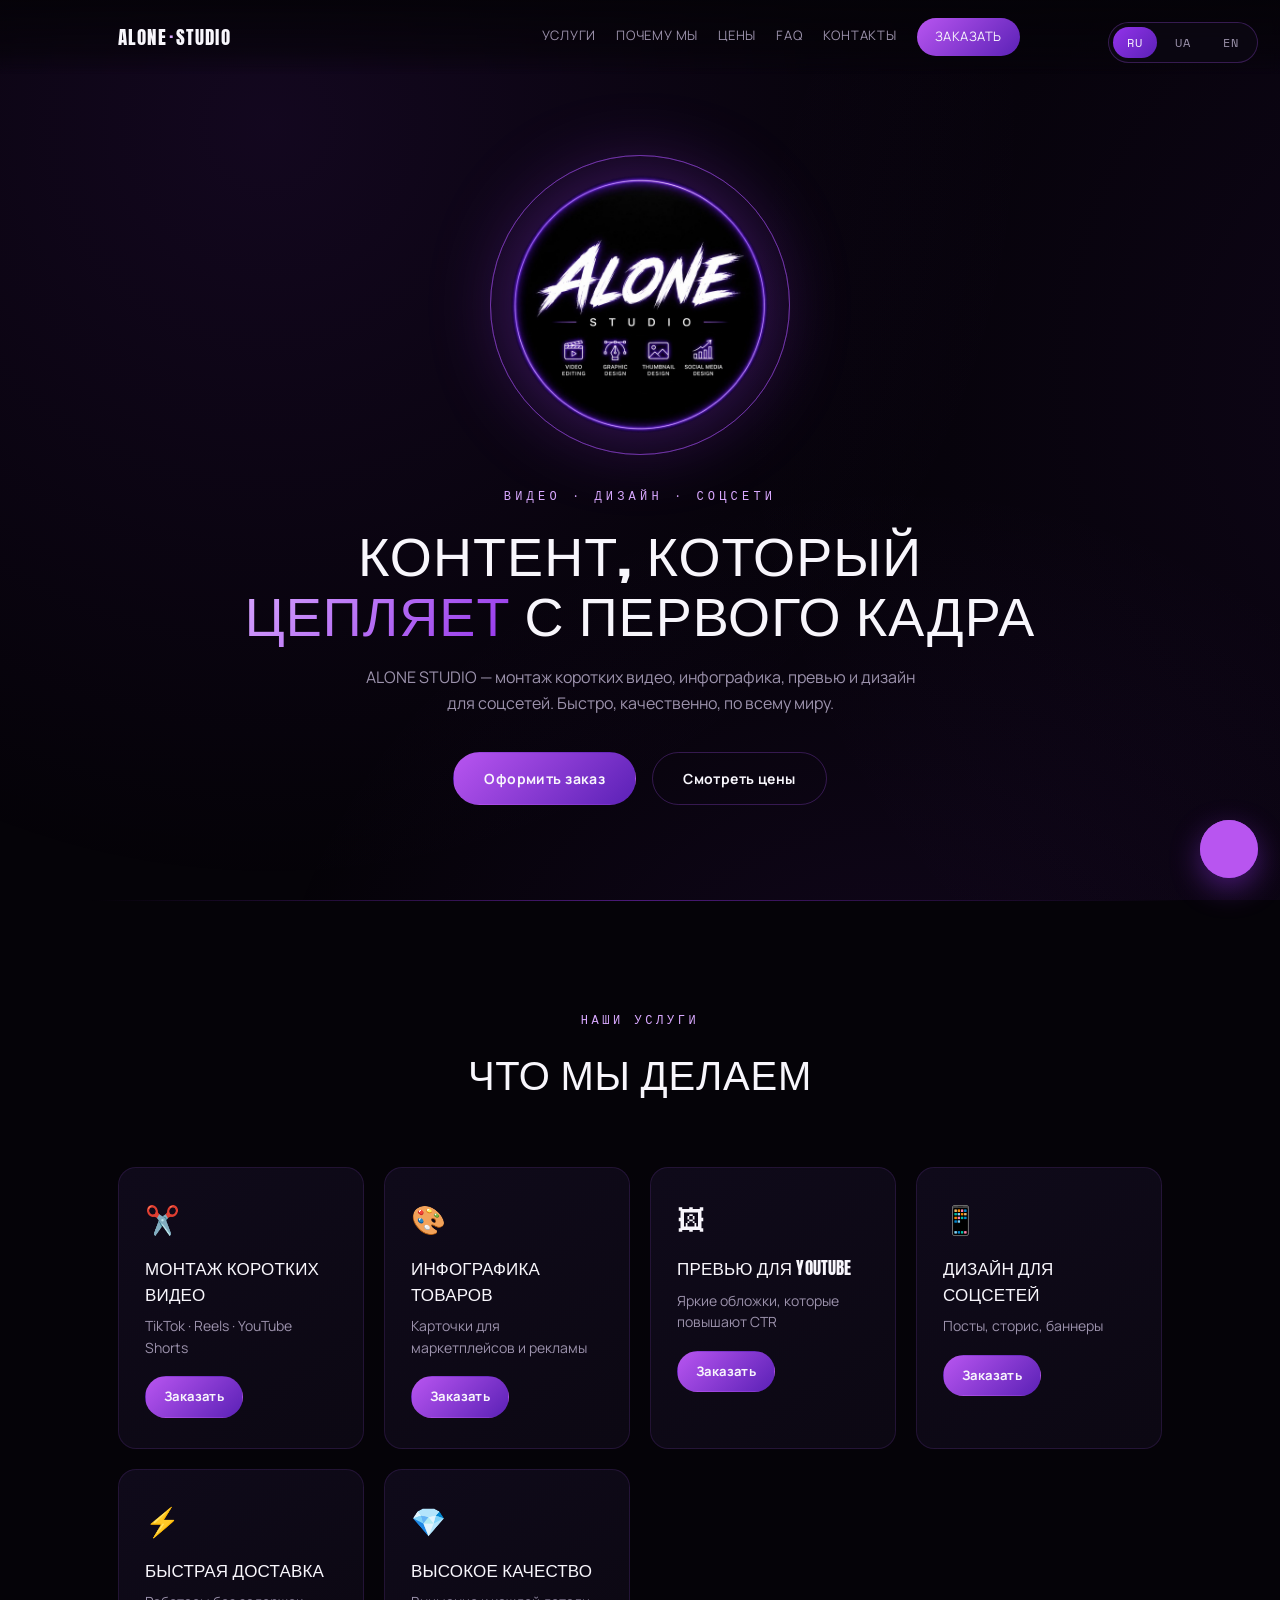
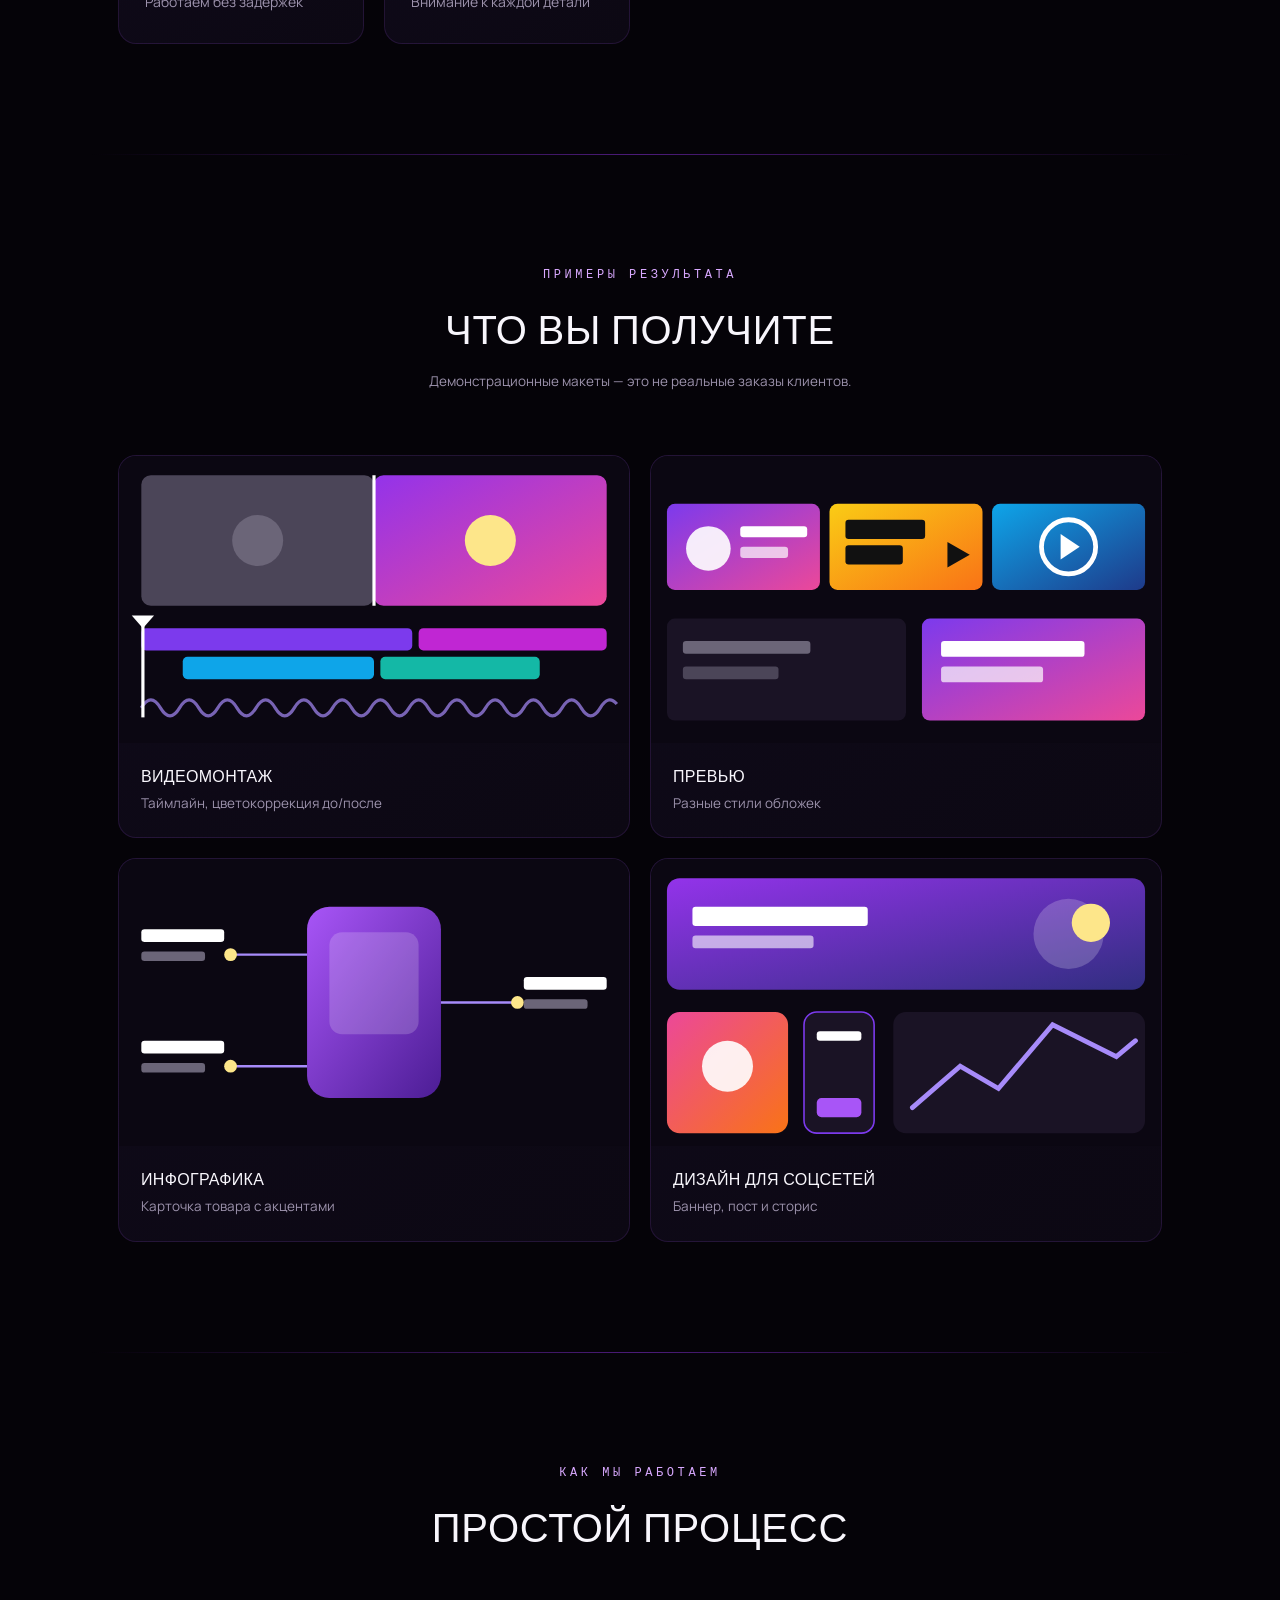
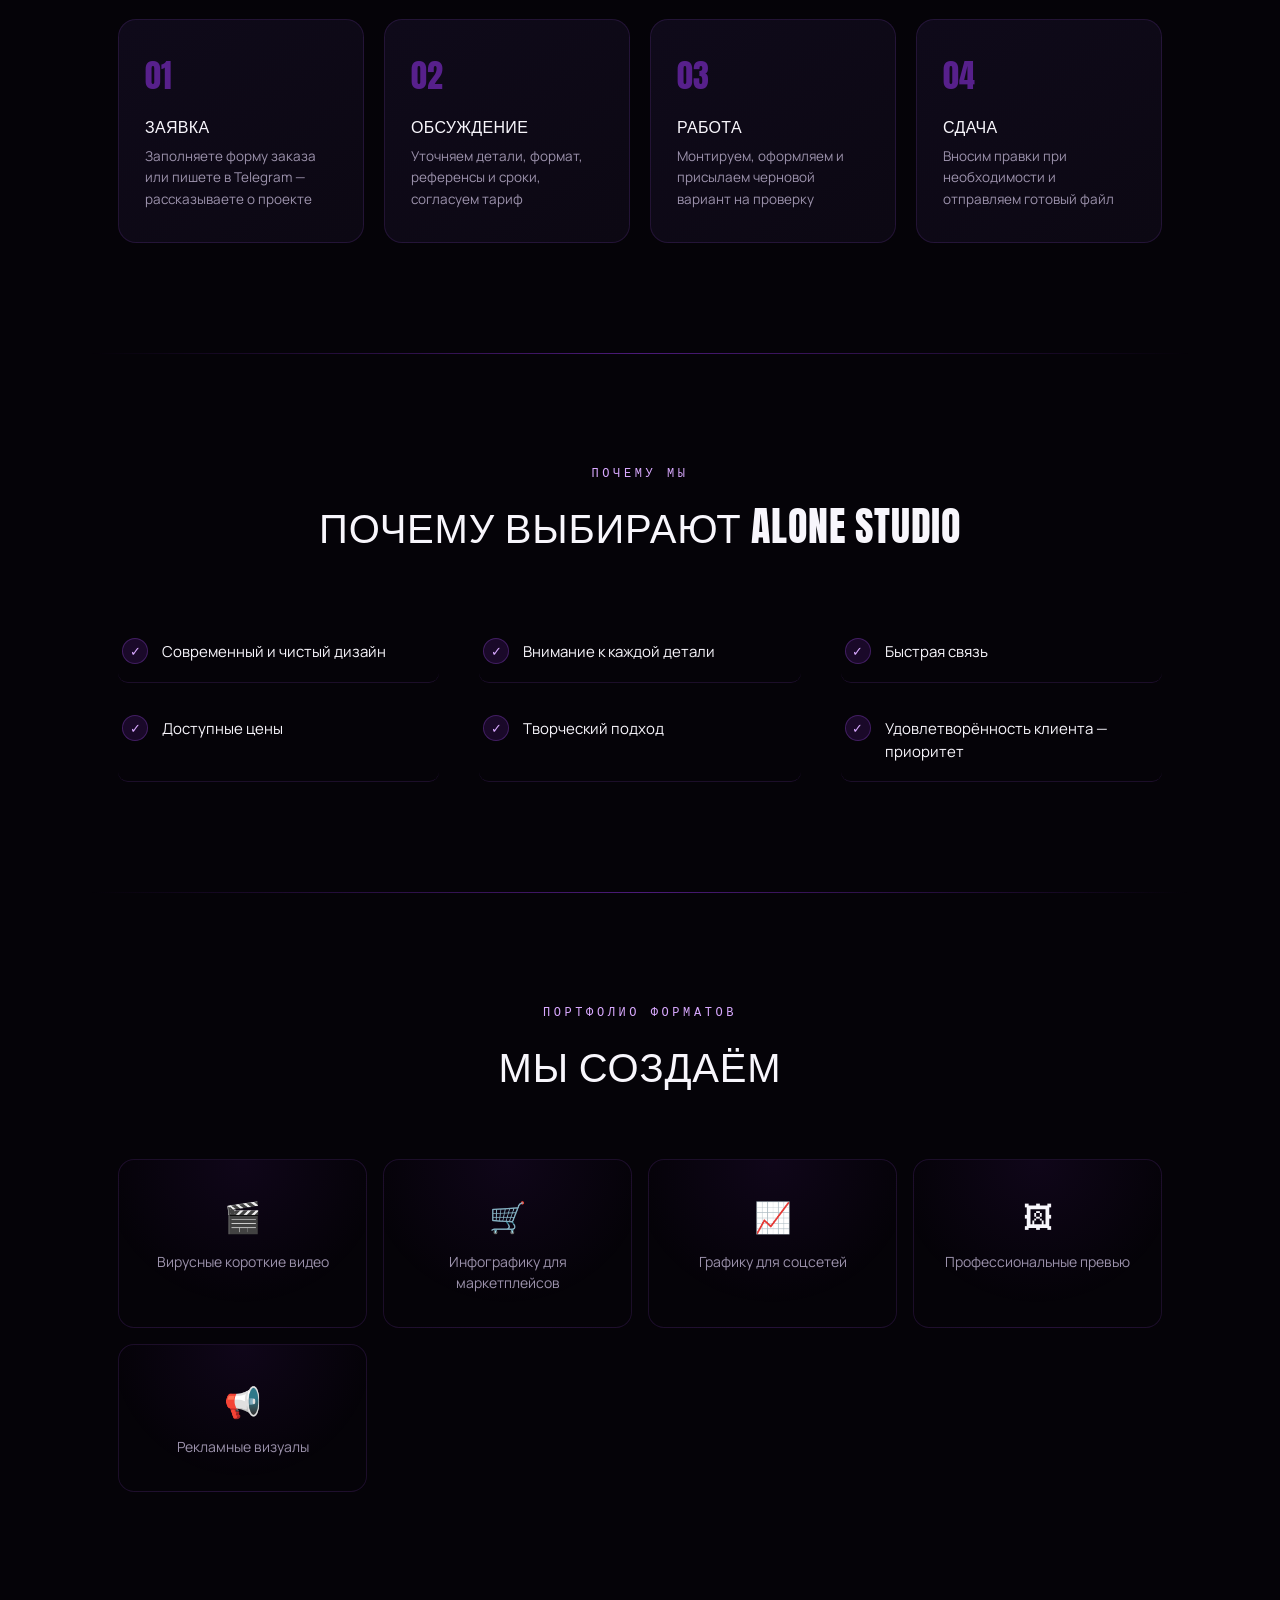
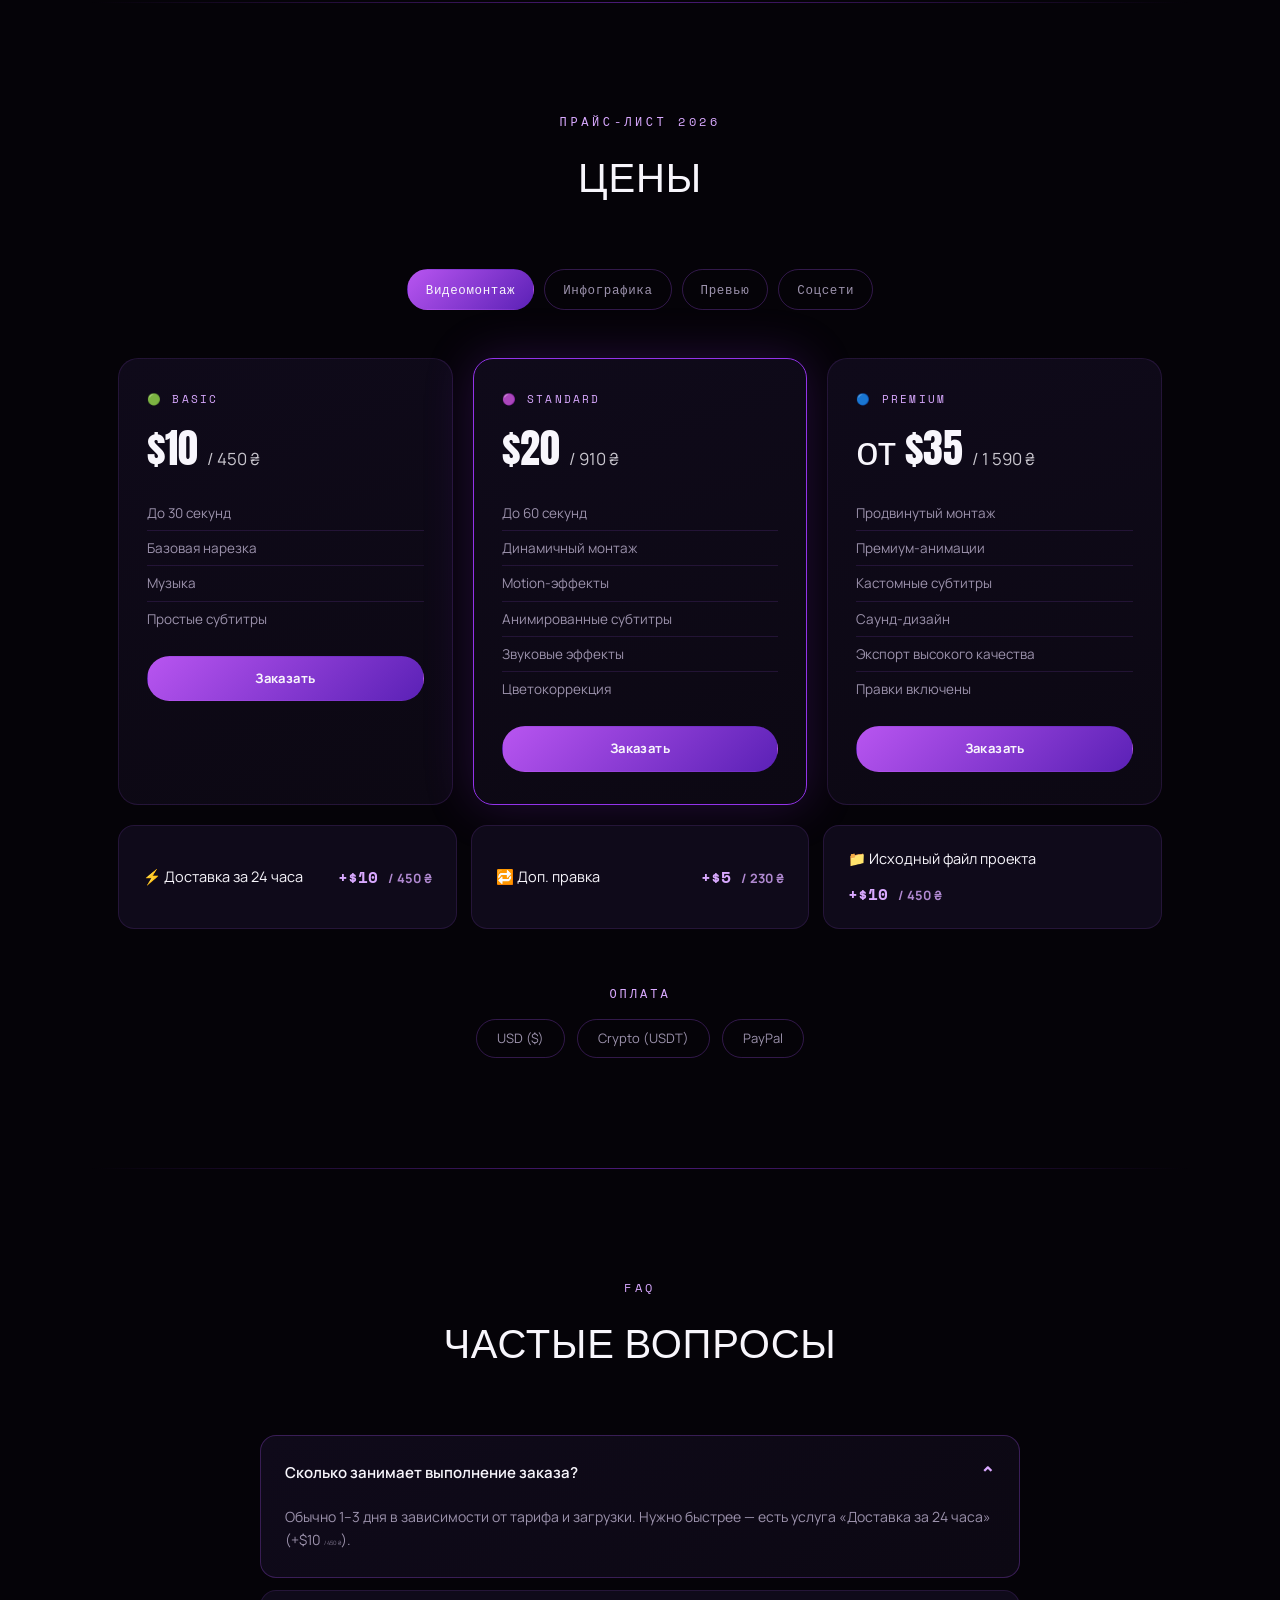
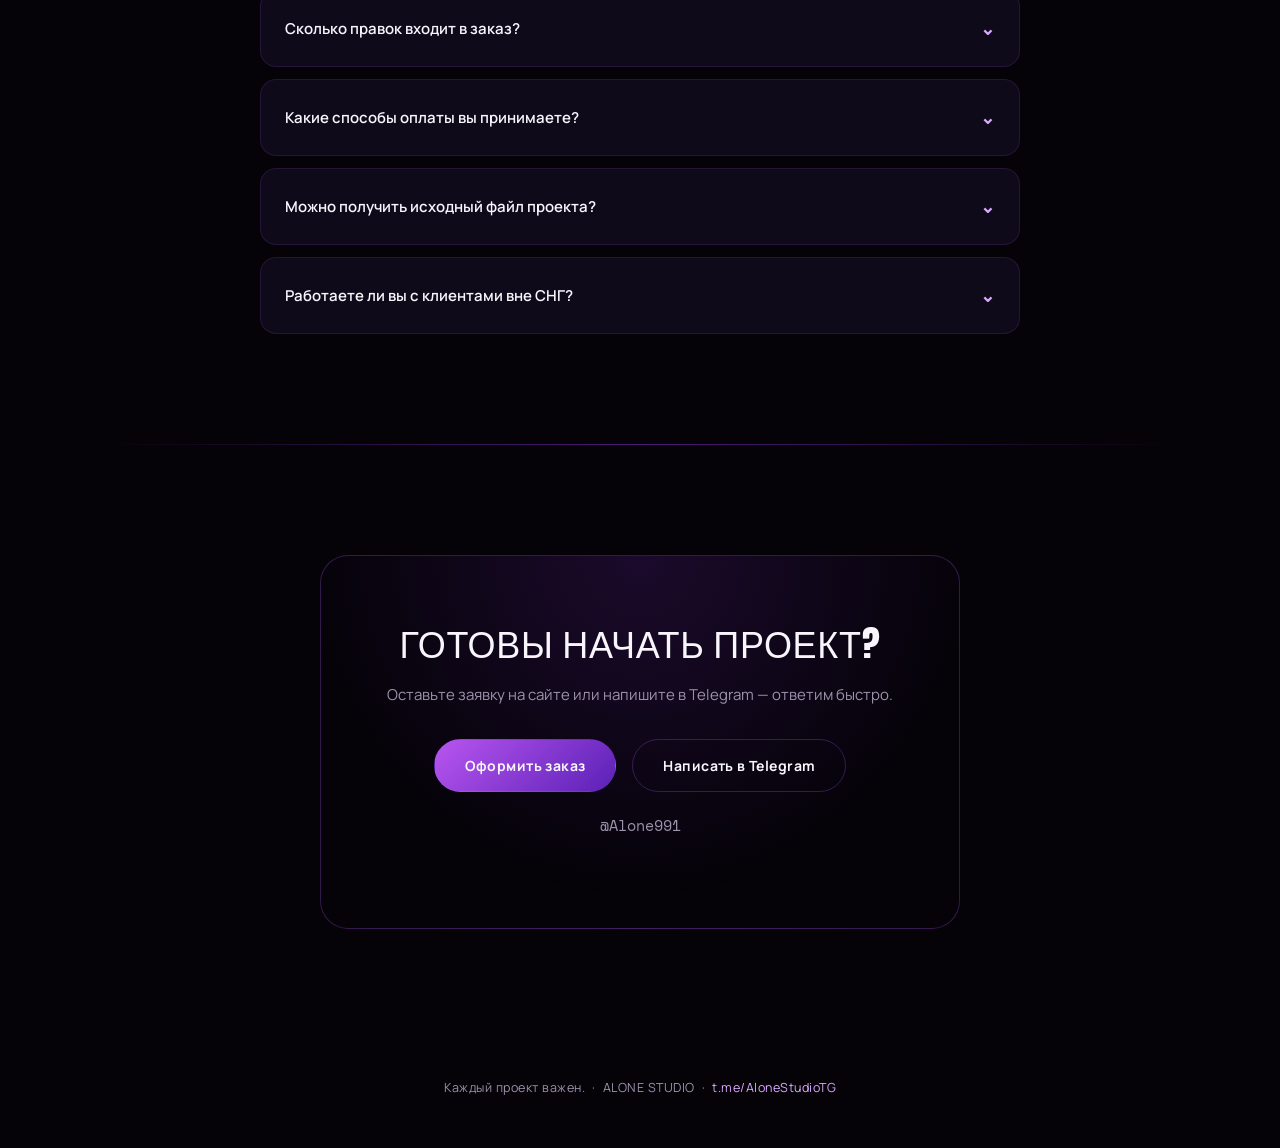
<file: index.html>
<!DOCTYPE html>
<html lang="ru">
<head>
<meta charset="UTF-8">
<meta name="viewport" content="width=device-width, initial-scale=1.0">
<title>ALONE STUDIO — Video Editing &amp; Design</title>
<meta name="description" content="ALONE STUDIO — short-form video editing, infographics, thumbnails and social media design. Fast, high quality, worldwide.">
<meta name="theme-color" content="#050308">
<link rel="canonical" href="https://alone911911.github.io/Studio/">
<link rel="icon" type="image/png" href="logo.png">
<meta property="og:title" content="ALONE STUDIO">
<meta property="og:description" content="Content that grabs attention from frame one. Video editing, infographics, thumbnails & social media design.">
<meta property="og:image" content="https://alone911911.github.io/Studio/logo.png">
<meta property="og:type" content="website">
<link rel="preconnect" href="https://fonts.googleapis.com">
<link href="https://fonts.googleapis.com/css2?family=Anton&family=Manrope:wght@400;500;600;700;800&family=Space+Mono:wght@400;700&display=swap" rel="stylesheet">
<link rel="stylesheet" href="styles.css">
</head>
<body>

<div id="preloader">
  <img src="logo.png" alt="Alone Studio">
  <div class="loader-bar"></div>
</div>

<div class="lang-switch">
  <button id="btn-ru" class="active" onclick="setLang('ru')">RU</button>
  <button id="btn-uk" onclick="setLang('uk')">UA</button>
  <button id="btn-en" onclick="setLang('en')">EN</button>
</div>

<header>
  <nav class="wrap">
    <a href="index.html" class="brand">ALONE<span>·</span>STUDIO</a>
    <div class="navlinks">
      <a href="#services"><span data-ru>Услуги</span><span data-uk>Послуги</span><span data-en>Services</span></a>
      <a href="#why"><span data-ru>Почему мы</span><span data-uk>Чому ми</span><span data-en>Why us</span></a>
      <a href="#pricing"><span data-ru>Цены</span><span data-uk>Ціни</span><span data-en>Pricing</span></a>
      <a href="#faq">FAQ</a>
      <a href="#contact"><span data-ru>Контакты</span><span data-uk>Контакти</span><span data-en>Contact</span></a>
      <a href="order.html" class="cta-link"><span data-ru>Заказать</span><span data-uk>Замовити</span><span data-en>Order</span></a>
    </div>
    <button class="hamburger" id="hamburgerBtn" onclick="toggleMenu()" aria-label="Menu">
      <span></span><span></span><span></span>
    </button>
  </nav>
</header>

<div class="mobile-menu" id="mobileMenu">
  <a href="#services"><span data-ru>Услуги</span><span data-uk>Послуги</span><span data-en>Services</span></a>
  <a href="#why"><span data-ru>Почему мы</span><span data-uk>Чому ми</span><span data-en>Why us</span></a>
  <a href="#pricing"><span data-ru>Цены</span><span data-uk>Ціни</span><span data-en>Pricing</span></a>
  <a href="#faq">FAQ</a>
  <a href="#contact"><span data-ru>Контакты</span><span data-uk>Контакти</span><span data-en>Contact</span></a>
  <a href="order.html"><span data-ru>Заказать</span><span data-uk>Замовити</span><span data-en>Order</span></a>
</div>

<!-- HERO -->
<section class="hero">
  <div class="ring-wrap">
    <div class="pulse-ring r1"></div>
    <div class="pulse-ring r2"></div>
    <div class="pulse-ring r3"></div>
    <img src="logo.png" alt="Alone Studio logo">
  </div>
  <span class="eyebrow"><span data-ru>Видео · Дизайн · Соцсети</span><span data-uk>Відео · Дизайн · Соцмережі</span><span data-en>Video · Design · Social</span></span>
  <h1>
    <span data-ru>Контент, который <em>цепляет</em> с первого кадра</span><span data-uk>Контент, який <em>чіпляє</em> з першого кадру</span>
    <span data-en>Content that <em>grabs attention</em> from frame one</span>
  </h1>
  <p>
    <span data-ru>ALONE STUDIO — монтаж коротких видео, инфографика, превью и дизайн для соцсетей. Быстро, качественно, по всему миру.</span><span data-uk>ALONE STUDIO — монтаж коротких відео, інфографіка, прев’ю та дизайн для соцмереж. Швидко, якісно, по всьому світу.</span>
    <span data-en>ALONE STUDIO creates short-form video edits, infographics, thumbnails and social media design. Fast delivery, premium quality, worldwide.</span>
  </p>
  <div class="cta-row">
    <a class="btn btn-primary" href="order.html">
      <span data-ru>Оформить заказ</span><span data-uk>Оформити замовлення</span><span data-en>Place an order</span>
    </a>
    <a class="btn btn-ghost" href="#pricing">
      <span data-ru>Смотреть цены</span><span data-uk>Дивитися ціни</span><span data-en>View pricing</span>
    </a>
  </div>
</section>

<div class="divider"></div>

<!-- SERVICES -->
<section id="services">
  <div class="wrap">
    <div class="section-head reveal">
      <span class="tag"><span data-ru>Наши услуги</span><span data-uk>Наші послуги</span><span data-en>Our Services</span></span>
      <h2><span data-ru>Что мы делаем</span><span data-uk>Що ми робимо</span><span data-en>What we do</span></h2>
    </div>
    <div class="grid-services reveal-stagger">
      <div class="card">
        <span class="icon">✂️</span>
        <h3><span data-ru>Монтаж коротких видео</span><span data-uk>Монтаж коротких відео</span><span data-en>Short-form Video Editing</span></h3>
        <p><span data-ru>TikTok · Reels · YouTube Shorts</span><span data-uk>TikTok · Reels · YouTube Shorts</span><span data-en>TikTok · Reels · YouTube Shorts</span></p>
      </div>
      <div class="card">
        <span class="icon">🎨</span>
        <h3><span data-ru>Инфографика товаров</span><span data-uk>Інфографіка товарів</span><span data-en>Product Infographics</span></h3>
        <p><span data-ru>Карточки для маркетплейсов и рекламы</span><span data-uk>Картки для маркетплейсів і реклами</span><span data-en>Cards for marketplaces and ads</span></p>
      </div>
      <div class="card">
        <span class="icon">🖼</span>
        <h3><span data-ru>Превью для YouTube</span><span data-uk>Прев’ю для YouTube</span><span data-en>YouTube Thumbnails</span></h3>
        <p><span data-ru>Яркие обложки, которые повышают CTR</span><span data-uk>Яскраві обкладинки, що підвищують CTR</span><span data-en>Bold covers that boost click-through</span></p>
      </div>
      <div class="card">
        <span class="icon">📱</span>
        <h3><span data-ru>Дизайн для соцсетей</span><span data-uk>Дизайн для соцмереж</span><span data-en>Social Media Design</span></h3>
        <p><span data-ru>Посты, сторис, баннеры</span><span data-uk>Пости, сторіс, банери</span><span data-en>Posts, stories, banners</span></p>
      </div>
      <div class="card">
        <span class="icon">⚡️</span>
        <h3><span data-ru>Быстрая доставка</span><span data-uk>Швидка доставка</span><span data-en>Fast Delivery</span></h3>
        <p><span data-ru>Работаем без задержек</span><span data-uk>Працюємо без затримок</span><span data-en>No unnecessary delays</span></p>
      </div>
      <div class="card">
        <span class="icon">💎</span>
        <h3><span data-ru>Высокое качество</span><span data-uk>Висока якість</span><span data-en>High Quality</span></h3>
        <p><span data-ru>Внимание к каждой детали</span><span data-uk>Увага до кожної деталі</span><span data-en>Attention to every detail</span></p>
      </div>
    </div>
  </div>
</section>

<div class="divider"></div>

<!-- SHOWCASE -->
<section id="showcase">
  <div class="wrap">
    <div class="section-head reveal">
      <span class="tag"><span data-ru>Примеры результата</span><span data-uk>Приклади результату</span><span data-en>What you get</span></span>
      <h2><span data-ru>Что вы получите</span><span data-uk>Що ви отримаєте</span><span data-en>What you will get</span></h2>
      <p class="demo-note"><span data-ru>Демонстрационные макеты — это не реальные заказы клиентов.</span><span data-uk>Демонстраційні макети — це не реальні замовлення клієнтів.</span><span data-en>Demo mockups — these are not real client orders.</span></p>
    </div>
    <div class="show-grid reveal-stagger">
      <figure class="show-card">
        <div class="show-art"><svg viewBox="0 0 320 180" role="img" aria-label="Video editing timeline demo"><defs><linearGradient id="gv" x1="0" y1="0" x2="1" y2="1"><stop offset="0" stop-color="#9333ea"/><stop offset="1" stop-color="#ec4899"/></linearGradient></defs><rect width="320" height="180" fill="#0b0712"/>
<rect x="14" y="12" width="146" height="82" rx="6" fill="#4b4558"/><rect x="160" y="12" width="146" height="82" rx="6" fill="url(#gv)"/><circle cx="87" cy="53" r="16" fill="#6b6578"/><circle cx="233" cy="53" r="16" fill="#fde68a"/><path d="M160 12v82" stroke="#fff" stroke-width="2"/>
<rect x="14" y="108" width="170" height="14" rx="3" fill="#7c3aed"/><rect x="188" y="108" width="118" height="14" rx="3" fill="#c026d3"/><rect x="40" y="126" width="120" height="14" rx="3" fill="#0ea5e9"/><rect x="164" y="126" width="100" height="14" rx="3" fill="#14b8a6"/>
<path class="draw" d="M14 158q6-10 12 0t12 0 12 0 12 0 12 0 12 0 12 0 12 0 12 0 12 0 12 0 12 0 12 0 12 0 12 0 12 0 12 0 12 0 12 0 12 0 12 0 12 0 12 0 12 0 12 0" fill="none" stroke="#a78bfa" stroke-width="2" opacity=".7"/>
<g class="ph"><rect x="14" y="102" width="2" height="62" fill="#fff"/><path d="M8 100h14l-7 8z" fill="#fff"/></g></svg></div>
        <figcaption><h3><span data-ru>Видеомонтаж</span><span data-uk>Відеомонтаж</span><span data-en>Video editing</span></h3><p><span data-ru>Таймлайн, цветокоррекция до/после</span><span data-uk>Таймлайн, кольорокорекція до/після</span><span data-en>Timeline, color grading before/after</span></p></figcaption>
      </figure>
      <figure class="show-card">
        <div class="show-art"><svg viewBox="0 0 320 180" role="img" aria-label="YouTube thumbnail styles demo"><defs><linearGradient id="ga" x1="0" y1="0" x2="1" y2="1"><stop offset="0" stop-color="#7c3aed"/><stop offset="1" stop-color="#ec4899"/></linearGradient></defs><defs><linearGradient id="gb" x1="0" y1="0" x2="1" y2="1"><stop offset="0" stop-color="#facc15"/><stop offset="1" stop-color="#f97316"/></linearGradient></defs><defs><linearGradient id="gc" x1="0" y1="0" x2="1" y2="1"><stop offset="0" stop-color="#0ea5e9"/><stop offset="1" stop-color="#1e3a8a"/></linearGradient></defs><rect width="320" height="180" fill="#0b0712"/>
<g class="fl"><rect x="10" y="30" width="96" height="54" rx="5" fill="url(#ga)"/><circle cx="36" cy="58" r="14" fill="#fff" opacity=".9"/><rect x="56" y="44" width="42" height="7" rx="2" fill="#fff"/><rect x="56" y="57" width="30" height="7" rx="2" fill="#fff" opacity=".7"/></g>
<g class="fl"><rect x="112" y="30" width="96" height="54" rx="5" fill="url(#gb)"/><rect x="122" y="40" width="50" height="12" rx="2" fill="#111"/><rect x="122" y="56" width="36" height="12" rx="2" fill="#111"/><path d="M186 70l14-8-14-8z" fill="#111"/></g>
<g class="fl"><rect x="214" y="30" width="96" height="54" rx="5" fill="url(#gc)"/><circle cx="262" cy="57" r="17" fill="none" stroke="#fff" stroke-width="3"/><path d="M257 49l12 8-12 8z" fill="#fff"/></g>
<rect x="10" y="102" width="150" height="64" rx="5" fill="#1a1325"/><rect x="170" y="102" width="140" height="64" rx="5" fill="url(#ga)"/><rect x="20" y="116" width="80" height="8" rx="2" fill="#6b6578"/><rect x="20" y="132" width="60" height="8" rx="2" fill="#4b4558"/><rect x="182" y="116" width="90" height="10" rx="2" fill="#fff"/><rect x="182" y="132" width="64" height="10" rx="2" fill="#fff" opacity=".7"/></svg></div>
        <figcaption><h3><span data-ru>Превью</span><span data-uk>Прев’ю</span><span data-en>Thumbnails</span></h3><p><span data-ru>Разные стили обложек</span><span data-uk>Різні стилі обкладинок</span><span data-en>Different cover styles</span></p></figcaption>
      </figure>
      <figure class="show-card">
        <div class="show-art"><svg viewBox="0 0 320 180" role="img" aria-label="Product infographic demo"><defs><linearGradient id="gi" x1="0" y1="0" x2="1" y2="1"><stop offset="0" stop-color="#a855f7"/><stop offset="1" stop-color="#4c1d95"/></linearGradient></defs><rect width="320" height="180" fill="#0b0712"/>
<g class="fl"><rect x="118" y="30" width="84" height="120" rx="14" fill="url(#gi)"/><rect x="132" y="46" width="56" height="64" rx="8" fill="#fff" opacity=".18"/></g>
<g class="draw" stroke="#a78bfa" stroke-width="1.5" fill="none"><path d="M118 60H70M202 90h48M118 130H70"/></g>
<circle cx="70" cy="60" r="4" fill="#fde68a"/><circle cx="250" cy="90" r="4" fill="#fde68a"/><circle cx="70" cy="130" r="4" fill="#fde68a"/>
<rect x="14" y="44" width="52" height="8" rx="2" fill="#fff"/><rect x="14" y="58" width="40" height="6" rx="2" fill="#6b6578"/><rect x="254" y="74" width="52" height="8" rx="2" fill="#fff"/><rect x="254" y="88" width="40" height="6" rx="2" fill="#6b6578"/><rect x="14" y="114" width="52" height="8" rx="2" fill="#fff"/><rect x="14" y="128" width="40" height="6" rx="2" fill="#6b6578"/></svg></div>
        <figcaption><h3><span data-ru>Инфографика</span><span data-uk>Інфографіка</span><span data-en>Infographics</span></h3><p><span data-ru>Карточка товара с акцентами</span><span data-uk>Картка товару з акцентами</span><span data-en>Product card with callouts</span></p></figcaption>
      </figure>
      <figure class="show-card">
        <div class="show-art"><svg viewBox="0 0 320 180" role="img" aria-label="Banner and social post demo"><defs><linearGradient id="gd" x1="0" y1="0" x2="1" y2="1"><stop offset="0" stop-color="#9333ea"/><stop offset="1" stop-color="#312e81"/></linearGradient></defs><defs><linearGradient id="ge" x1="0" y1="0" x2="1" y2="1"><stop offset="0" stop-color="#ec4899"/><stop offset="1" stop-color="#f97316"/></linearGradient></defs><rect width="320" height="180" fill="#0b0712"/>
<g class="fl"><rect x="10" y="12" width="300" height="70" rx="8" fill="url(#gd)"/><rect x="26" y="30" width="110" height="12" rx="2" fill="#fff"/><rect x="26" y="48" width="76" height="8" rx="2" fill="#fff" opacity=".6"/><circle cx="262" cy="47" r="22" fill="#fff" opacity=".2"/><circle cx="276" cy="40" r="12" fill="#fde68a"/></g>
<g class="fl"><rect x="10" y="96" width="76" height="76" rx="8" fill="url(#ge)"/><circle cx="48" cy="130" r="16" fill="#fff" opacity=".9"/></g>
<g class="fl"><rect x="96" y="96" width="44" height="76" rx="8" fill="#1a1325" stroke="#7c3aed"/><rect x="104" y="108" width="28" height="6" rx="2" fill="#fff"/><rect x="104" y="150" width="28" height="12" rx="3" fill="#a855f7"/></g>
<rect x="152" y="96" width="158" height="76" rx="8" fill="#1a1325"/><path class="draw" d="M164 156l30-26 24 14 34-40 40 20 12-10" fill="none" stroke="#a78bfa" stroke-width="3" stroke-linecap="round"/></svg></div>
        <figcaption><h3><span data-ru>Дизайн для соцсетей</span><span data-uk>Дизайн для соцмереж</span><span data-en>Social media design</span></h3><p><span data-ru>Баннер, пост и сторис</span><span data-uk>Банер, пост і сторіс</span><span data-en>Banner, post and story</span></p></figcaption>
      </figure>
    </div>
  </div>
</section>

<div class="divider"></div>

<!-- PROCESS -->
<section id="process">
  <div class="wrap">
    <div class="section-head reveal">
      <span class="tag"><span data-ru>Как мы работаем</span><span data-uk>Як ми працюємо</span><span data-en>How We Work</span></span>
      <h2><span data-ru>Простой процесс</span><span data-uk>Простий процес</span><span data-en>A simple process</span></h2>
    </div>
    <div class="process-grid reveal-stagger">
      <div class="process-item">
        <span class="process-num">01</span>
        <h3><span data-ru>Заявка</span><span data-uk>Заявка</span><span data-en>Request</span></h3>
        <p><span data-ru>Заполняете форму заказа или пишете в Telegram — рассказываете о проекте</span><span data-uk>Заповнюєте форму замовлення або пишете в Telegram — розповідаєте про проєкт</span><span data-en>Fill out the order form or message us on Telegram — tell us about the project</span></p>
      </div>
      <div class="process-item">
        <span class="process-num">02</span>
        <h3><span data-ru>Обсуждение</span><span data-uk>Обговорення</span><span data-en>Discussion</span></h3>
        <p><span data-ru>Уточняем детали, формат, референсы и сроки, согласуем тариф</span><span data-uk>Уточнюємо деталі, формат, референси та терміни, узгоджуємо тариф</span><span data-en>We clarify details, format, references and deadlines, agree on a tier</span></p>
      </div>
      <div class="process-item">
        <span class="process-num">03</span>
        <h3><span data-ru>Работа</span><span data-uk>Робота</span><span data-en>Production</span></h3>
        <p><span data-ru>Монтируем, оформляем и присылаем черновой вариант на проверку</span><span data-uk>Монтуємо, оформлюємо та надсилаємо чорновий варіант на перевірку</span><span data-en>We edit, design and send a draft version for review</span></p>
      </div>
      <div class="process-item">
        <span class="process-num">04</span>
        <h3><span data-ru>Сдача</span><span data-uk>Здача</span><span data-en>Delivery</span></h3>
        <p><span data-ru>Вносим правки при необходимости и отправляем готовый файл</span><span data-uk>Вносимо правки за потреби та надсилаємо готовий файл</span><span data-en>We apply revisions if needed and send the final file</span></p>
      </div>
    </div>
  </div>
</section>

<div class="divider"></div>

<!-- WHY US -->
<section id="why">
  <div class="wrap">
    <div class="section-head reveal">
      <span class="tag"><span data-ru>Почему мы</span><span data-uk>Чому ми</span><span data-en>Why Us</span></span>
      <h2><span data-ru>Почему выбирают ALONE STUDIO</span><span data-uk>Чому обирають ALONE STUDIO</span><span data-en>Why choose ALONE STUDIO?</span></h2>
    </div>
    <div class="why-grid reveal-stagger">
      <div class="why-item"><span class="check">✓</span><p><span data-ru>Современный и чистый дизайн</span><span data-uk>Сучасний і чистий дизайн</span><span data-en>Modern & clean design</span></p></div>
      <div class="why-item"><span class="check">✓</span><p><span data-ru>Внимание к каждой детали</span><span data-uk>Увага до кожної деталі</span><span data-en>Attention to every detail</span></p></div>
      <div class="why-item"><span class="check">✓</span><p><span data-ru>Быстрая связь</span><span data-uk>Швидкий зв’язок</span><span data-en>Fast communication</span></p></div>
      <div class="why-item"><span class="check">✓</span><p><span data-ru>Доступные цены</span><span data-uk>Доступні ціни</span><span data-en>Affordable prices</span></p></div>
      <div class="why-item"><span class="check">✓</span><p><span data-ru>Творческий подход</span><span data-uk>Творчий підхід</span><span data-en>Creative approach</span></p></div>
      <div class="why-item"><span class="check">✓</span><p><span data-ru>Удовлетворённость клиента — приоритет</span><span data-uk>Задоволеність клієнта — пріоритет</span><span data-en>Customer satisfaction first</span></p></div>
    </div>
  </div>
</section>

<div class="divider"></div>

<!-- WE CREATE -->
<section id="create">
  <div class="wrap">
    <div class="section-head reveal">
      <span class="tag"><span data-ru>Портфолио форматов</span><span data-uk>Формати робіт</span><span data-en>What We Create</span></span>
      <h2><span data-ru>Мы создаём</span><span data-uk>Ми створюємо</span><span data-en>We create</span></h2>
    </div>
    <div class="create-grid reveal-stagger">
      <div class="create-item"><span class="icon">🎬</span><p><span data-ru>Вирусные короткие видео</span><span data-uk>Вірусні короткі відео</span><span data-en>Viral short videos</span></p></div>
      <div class="create-item"><span class="icon">🛒</span><p><span data-ru>Инфографику для маркетплейсов</span><span data-uk>Інфографіку для маркетплейсів</span><span data-en>Marketplace infographics</span></p></div>
      <div class="create-item"><span class="icon">📈</span><p><span data-ru>Графику для соцсетей</span><span data-uk>Графіку для соцмереж</span><span data-en>Social media graphics</span></p></div>
      <div class="create-item"><span class="icon">🖼</span><p><span data-ru>Профессиональные превью</span><span data-uk>Професійні прев’ю</span><span data-en>Professional thumbnails</span></p></div>
      <div class="create-item"><span class="icon">📢</span><p><span data-ru>Рекламные визуалы</span><span data-uk>Рекламні візуали</span><span data-en>Promotional visuals</span></p></div>
    </div>
  </div>
</section>

<div class="divider"></div>

<!-- PRICING -->
<section id="pricing">
  <div class="wrap">
    <div class="section-head reveal">
      <span class="tag mono"><span data-ru>Прайс-лист 2026</span><span data-uk>Прайс-лист 2026</span><span data-en>Price List 2026</span></span>
      <h2><span data-ru>Цены</span><span data-uk>Ціни</span><span data-en>Pricing</span></h2>
    </div>

    <div class="price-tabs reveal">
      <button class="price-tab active" onclick="showPanel('video', this)"><span data-ru>Видеомонтаж</span><span data-uk>Відеомонтаж</span><span data-en>Video Editing</span></button>
      <button class="price-tab" onclick="showPanel('info', this)"><span data-ru>Инфографика</span><span data-uk>Інфографіка</span><span data-en>Infographics</span></button>
      <button class="price-tab" onclick="showPanel('thumb', this)"><span data-ru>Превью</span><span data-uk>Прев’ю</span><span data-en>Thumbnails</span></button>
      <button class="price-tab" onclick="showPanel('social', this)"><span data-ru>Соцсети</span><span data-uk>Соцмережі</span><span data-en>Social Media</span></button>
    </div>

    <!-- VIDEO -->
    <div class="price-panel active" id="panel-video">
      <div class="price-grid reveal-stagger">
        <div class="price-card">
          <span class="tier">🟢 Basic</span>
          <span class="amount"><b class="px" data-usd="10" data-sfx=""></b></span>
          <ul>
            <li><span data-ru>До 30 секунд</span><span data-uk>До 30 секунд</span><span data-en>Up to 30 sec</span></li>
            <li><span data-ru>Базовая нарезка</span><span data-uk>Базова нарізка</span><span data-en>Basic cuts</span></li>
            <li><span data-ru>Музыка</span><span data-uk>Музика</span><span data-en>Music</span></li>
            <li><span data-ru>Простые субтитры</span><span data-uk>Прості субтитри</span><span data-en>Simple subtitles</span></li>
          </ul>
        </div>
        <div class="price-card featured">
          <span class="tier">🟣 Standard</span>
          <span class="amount"><b class="px" data-usd="20" data-sfx=""></b></span>
          <ul>
            <li><span data-ru>До 60 секунд</span><span data-uk>До 60 секунд</span><span data-en>Up to 60 sec</span></li>
            <li><span data-ru>Динамичный монтаж</span><span data-uk>Динамічний монтаж</span><span data-en>Dynamic editing</span></li>
            <li><span data-ru>Motion-эффекты</span><span data-uk>Motion-ефекти</span><span data-en>Motion effects</span></li>
            <li><span data-ru>Анимированные субтитры</span><span data-uk>Анімовані субтитри</span><span data-en>Animated subtitles</span></li>
            <li><span data-ru>Звуковые эффекты</span><span data-uk>Звукові ефекти</span><span data-en>Sound effects</span></li>
            <li><span data-ru>Цветокоррекция</span><span data-uk>Кольорокорекція</span><span data-en>Color correction</span></li>
          </ul>
        </div>
        <div class="price-card">
          <span class="tier">🔵 Premium</span>
          <span class="amount"><b class="px" data-usd="35" data-sfx="+"></b></span>
          <ul>
            <li><span data-ru>Продвинутый монтаж</span><span data-uk>Просунутий монтаж</span><span data-en>Advanced editing</span></li>
            <li><span data-ru>Премиум-анимации</span><span data-uk>Преміум-анімації</span><span data-en>Premium animations</span></li>
            <li><span data-ru>Кастомные субтитры</span><span data-uk>Кастомні субтитри</span><span data-en>Custom captions</span></li>
            <li><span data-ru>Саунд-дизайн</span><span data-uk>Саунд-дизайн</span><span data-en>Sound design</span></li>
            <li><span data-ru>Экспорт высокого качества</span><span data-uk>Експорт високої якості</span><span data-en>High-quality export</span></li>
            <li><span data-ru>Правки включены</span><span data-uk>Правки включено</span><span data-en>Revisions included</span></li>
          </ul>
        </div>
      </div>
    </div>

    <!-- INFOGRAPHICS -->
    <div class="price-panel" id="panel-info">
      <div class="simple-price-grid">
        <div class="simple-price"><span class="label">🟢 <span data-ru>1 изображение</span><span data-uk>1 зображення</span><span data-en>1 Image</span></span><span class="value"><b class="px" data-usd="10" data-sfx=""></b></span></div>
        <div class="simple-price"><span class="label">🟣 <span data-ru>3 изображения</span><span data-uk>3 зображення</span><span data-en>3 Images</span></span><span class="value"><b class="px" data-usd="25" data-sfx=""></b></span></div>
        <div class="simple-price"><span class="label">🔵 <span data-ru>5 изображений</span><span data-uk>5 зображень</span><span data-en>5 Images</span></span><span class="value"><b class="px" data-usd="40" data-sfx=""></b></span></div>
      </div>
    </div>

    <!-- THUMBNAILS -->
    <div class="price-panel" id="panel-thumb">
      <div class="simple-price-grid">
        <div class="simple-price"><span class="label"><span data-ru>Базовое</span><span data-uk>Базове</span><span data-en>Basic</span></span><span class="value"><b class="px" data-usd="8" data-sfx=""></b></span></div>
        <div class="simple-price"><span class="label"><span data-ru>Премиум</span><span data-uk>Преміум</span><span data-en>Premium</span></span><span class="value"><b class="px" data-usd="15" data-sfx=""></b></span></div>
      </div>
    </div>

    <!-- SOCIAL -->
    <div class="price-panel" id="panel-social">
      <div class="simple-price-grid">
        <div class="simple-price"><span class="label"><span data-ru>Пост в Instagram</span><span data-uk>Пост в Instagram</span><span data-en>Instagram Post</span></span><span class="value"><b class="px" data-usd="8" data-sfx=""></b></span></div>
        <div class="simple-price"><span class="label"><span data-ru>Дизайн сторис</span><span data-uk>Дизайн сторіс</span><span data-en>Story Design</span></span><span class="value"><b class="px" data-usd="6" data-sfx=""></b></span></div>
        <div class="simple-price"><span class="label"><span data-ru>Баннер</span><span data-uk>Банер</span><span data-en>Banner</span></span><span class="value"><span data-ru>от <b class="px" data-usd="15" data-sfx=""></b></span><span data-uk>від <b class="px" data-usd="15" data-sfx=""></b></span><span data-en>from <b class="px" data-usd="15" data-sfx=""></b></span></span></div>
      </div>
    </div>

    <div class="extras reveal">
      <div class="simple-price"><span class="label">⚡️ <span data-ru>Доставка за 24 часа</span><span data-uk>Доставка за 24 години</span><span data-en>24-hour delivery</span></span><span class="value">+<b class="px" data-usd="10" data-sfx=""></b></span></div>
      <div class="simple-price"><span class="label">🔁 <span data-ru>Доп. правка</span><span data-uk>Дод. правка</span><span data-en>Additional revision</span></span><span class="value">+<b class="px" data-usd="5" data-sfx=""></b></span></div>
      <div class="simple-price"><span class="label">📁 <span data-ru>Исходный файл проекта</span><span data-uk>Вихідний файл проєкту</span><span data-en>Source project file</span></span><span class="value">+<b class="px" data-usd="10" data-sfx=""></b></span></div>
    </div>

    <div class="payment-row reveal">
      <span class="tag"><span data-ru>Оплата</span><span data-uk>Оплата</span><span data-en>Payment</span></span>
      <div class="pay-pills">
        <span>USD ($)</span>
        <span>Crypto (USDT)</span>
        <span>PayPal</span>
      </div>
    </div>
  </div>
</section>

<div class="divider"></div>

<!-- FAQ -->
<section id="faq">
  <div class="wrap">
    <div class="section-head reveal">
      <span class="tag">FAQ</span>
      <h2><span data-ru>Частые вопросы</span><span data-uk>Часті питання</span><span data-en>Frequently Asked</span></h2>
    </div>
    <div class="faq-list reveal">
      <details class="faq-item" open>
        <summary>
          <span data-ru>Сколько занимает выполнение заказа?</span><span data-uk>Скільки триває виконання замовлення?</span><span data-en>How long does an order take?</span>
          <span class="faq-arrow">⌄</span>
        </summary>
        <p><span data-ru>Обычно 1–3 дня в зависимости от тарифа и загрузки. Нужно быстрее — есть услуга «Доставка за 24 часа» (+<b class="px" data-usd="10" data-sfx=""></b>).</span><span data-uk>Зазвичай 1–3 дні залежно від тарифу та завантаження. Потрібно швидше — є послуга «Доставка за 24 години» (+<b class="px" data-usd="10" data-sfx=""></b>).</span><span data-en>Usually 1–3 days depending on the tier and workload. Need it faster — a 24-hour delivery add-on is available (+<b class="px" data-usd="10" data-sfx=""></b>).</span></p>
      </details>
      <details class="faq-item">
        <summary>
          <span data-ru>Сколько правок входит в заказ?</span><span data-uk>Скільки правок входить у замовлення?</span><span data-en>How many revisions are included?</span>
          <span class="faq-arrow">⌄</span>
        </summary>
        <p><span data-ru>Базовые правки включены в тариф Premium. На остальных тарифах доступна дополнительная правка за <b class="px" data-usd="5" data-sfx=""></b>.</span><span data-uk>Базові правки входять у тариф Premium. На інших тарифах доступна додаткова правка за <b class="px" data-usd="5" data-sfx=""></b>.</span><span data-en>Basic revisions are included with the Premium tier. On other tiers an extra revision is available for <b class="px" data-usd="5" data-sfx=""></b>.</span></p>
      </details>
      <details class="faq-item">
        <summary>
          <span data-ru>Какие способы оплаты вы принимаете?</span><span data-uk>Які способи оплати ви приймаєте?</span><span data-en>What payment methods do you accept?</span>
          <span class="faq-arrow">⌄</span>
        </summary>
        <p><span data-ru>USD, крипта (USDT) и PayPal, если доступен в вашей стране.</span><span data-uk>USD, крипта (USDT) та PayPal, якщо доступний у вашій країні.</span><span data-en>USD, crypto (USDT), and PayPal where available.</span></p>
      </details>
      <details class="faq-item">
        <summary>
          <span data-ru>Можно получить исходный файл проекта?</span><span data-uk>Чи можна отримати вихідний файл проєкту?</span><span data-en>Can I get the source project file?</span>
          <span class="faq-arrow">⌄</span>
        </summary>
        <p><span data-ru>Да, это дополнительная услуга за <b class="px" data-usd="10" data-sfx=""></b> — просто укажите это в заявке.</span><span data-uk>Так, це додаткова послуга за <b class="px" data-usd="10" data-sfx=""></b> — просто вкажіть це в заявці.</span><span data-en>Yes, it's an add-on for <b class="px" data-usd="10" data-sfx=""></b> — just mention it in your order request.</span></p>
      </details>
      <details class="faq-item">
        <summary>
          <span data-ru>Работаете ли вы с клиентами вне СНГ?</span><span data-uk>Чи працюєте ви з клієнтами за межами СНД?</span><span data-en>Do you work with clients outside the CIS?</span>
          <span class="faq-arrow">⌄</span>
        </summary>
        <p><span data-ru>Да, мы работаем по всему миру и общаемся на русском и английском.</span><span data-uk>Так, ми працюємо по всьому світу та спілкуємося російською та англійською.</span><span data-en>Yes, we work worldwide and communicate in Russian and English.</span></p>
      </details>
    </div>
  </div>
</section>

<div class="divider"></div>

<!-- CONTACT -->
<section id="contact" class="contact">
  <div class="wrap">
    <div class="contact-box reveal">
      <h2><span data-ru>Готовы начать проект?</span><span data-uk>Готові розпочати проєкт?</span><span data-en>Ready to start a project?</span></h2>
      <p><span data-ru>Оставьте заявку на сайте или напишите в Telegram — ответим быстро.</span><span data-uk>Залиште заявку на сайті або напишіть у Telegram — відповімо швидко.</span><span data-en>Submit a request on the site or message us on Telegram — we reply fast.</span></p>
      <div class="cta-row">
        <a class="btn btn-primary" href="order.html">
          <span data-ru>Оформить заказ</span><span data-uk>Оформити замовлення</span><span data-en>Place an order</span>
        </a>
        <a class="btn btn-ghost" href="https://t.me/Alone991" target="_blank" rel="noopener">
          <span data-ru>Написать в Telegram</span><span data-uk>Написати в Telegram</span><span data-en>Message on Telegram</span>
        </a>
      </div>
      <p style="margin-top:22px;" class="telegram-handle">@Alone991</p>
    </div>
  </div>
</section>

<footer>
  <span data-ru>Каждый проект важен.</span><span data-uk>Кожен проєкт важливий.</span><span data-en>Every project matters.</span>
  &nbsp;·&nbsp; ALONE STUDIO &nbsp;·&nbsp;
  <a href="https://t.me/AloneStudioTG" target="_blank" rel="noopener">t.me/AloneStudioTG</a>
</footer>

<a href="https://t.me/Alone991" target="_blank" rel="noopener" class="float-tg" aria-label="Telegram">
  <span class="float-tg-ping"></span>
  <svg width="26" height="26" viewBox="0 0 24 24" fill="none"><path d="M21.5 3.5L2.5 11l6 2.2m13-9.7L16 20.5l-7.5-7.3m13-9.7L8.5 13.2" stroke="white" stroke-width="1.8" stroke-linecap="round" stroke-linejoin="round"/></svg>
</a>

<script src="script.js"></script>
</body>
</html>
</file>
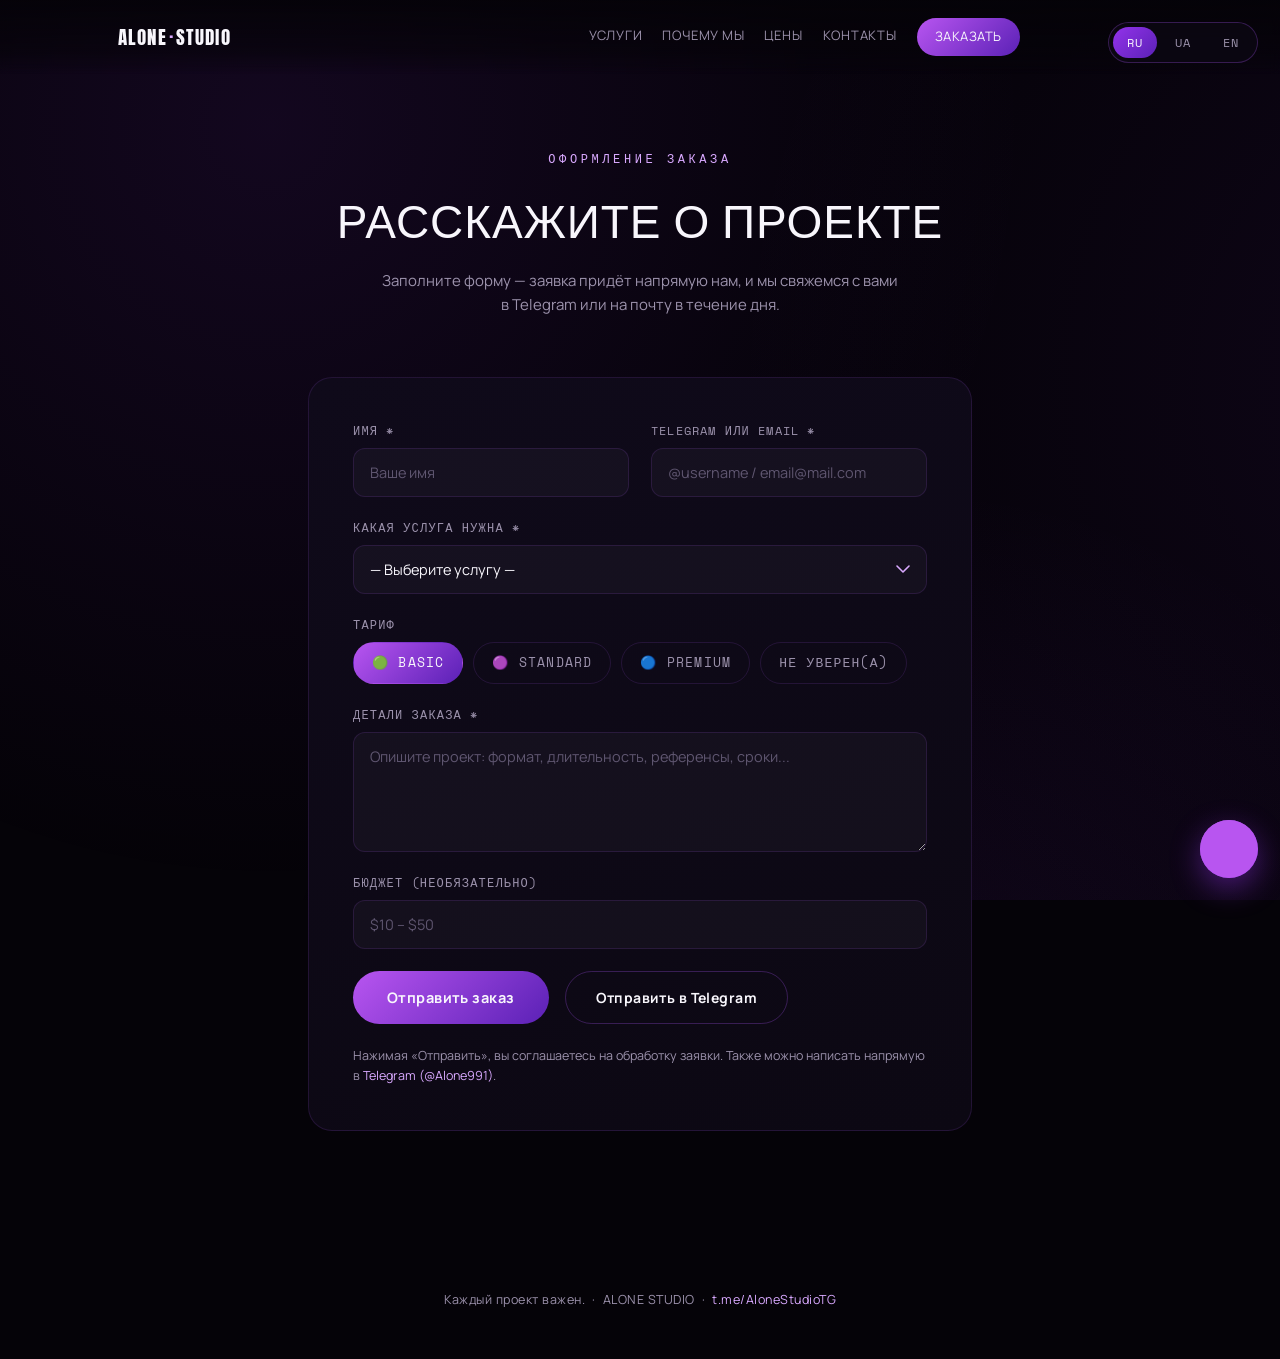
<file: order.html>
<!DOCTYPE html>
<html lang="ru">
<head>
<meta charset="UTF-8">
<meta name="viewport" content="width=device-width, initial-scale=1.0">
<title>Заказать — ALONE STUDIO</title>
<meta name="description" content="Оформите заказ на видеомонтаж, инфографику, превью или дизайн для соцсетей — ALONE STUDIO.">
<link rel="icon" type="image/png" href="logo.png">
<meta property="og:title" content="Заказать — ALONE STUDIO">
<meta property="og:description" content="Оформите заказ на видеомонтаж, инфографику, превью или дизайн для соцсетей.">
<meta property="og:image" content="https://alone911911.github.io/Studio/logo.png">
<meta property="og:type" content="website">
<link rel="preconnect" href="https://fonts.googleapis.com">
<link href="https://fonts.googleapis.com/css2?family=Anton&family=Manrope:wght@400;500;600;700;800&family=Space+Mono:wght@400;700&display=swap" rel="stylesheet">
<link rel="stylesheet" href="styles.css">
</head>
<body>

<div id="preloader">
  <img src="logo.png" alt="Alone Studio">
  <div class="loader-bar"></div>
</div>

<div class="lang-switch">
  <button id="btn-ru" class="active" onclick="setLang('ru')">RU</button>
  <button id="btn-uk" onclick="setLang('uk')">UA</button>
  <button id="btn-en" onclick="setLang('en')">EN</button>
</div>

<header>
  <nav class="wrap">
    <a href="index.html" class="brand">ALONE<span>·</span>STUDIO</a>
    <div class="navlinks">
      <a href="index.html#services"><span data-ru>Услуги</span><span data-uk>Послуги</span><span data-en>Services</span></a>
      <a href="index.html#why"><span data-ru>Почему мы</span><span data-uk>Чому ми</span><span data-en>Why us</span></a>
      <a href="index.html#pricing"><span data-ru>Цены</span><span data-uk>Ціни</span><span data-en>Pricing</span></a>
      <a href="index.html#contact"><span data-ru>Контакты</span><span data-uk>Контакти</span><span data-en>Contact</span></a>
      <a href="order.html" class="cta-link"><span data-ru>Заказать</span><span data-uk>Замовити</span><span data-en>Order</span></a>
    </div>
    <button class="hamburger" id="hamburgerBtn" onclick="toggleMenu()" aria-label="Menu">
      <span></span><span></span><span></span>
    </button>
  </nav>
</header>

<div class="mobile-menu" id="mobileMenu">
  <a href="index.html#services"><span data-ru>Услуги</span><span data-uk>Послуги</span><span data-en>Services</span></a>
  <a href="index.html#why"><span data-ru>Почему мы</span><span data-uk>Чому ми</span><span data-en>Why us</span></a>
  <a href="index.html#pricing"><span data-ru>Цены</span><span data-uk>Ціни</span><span data-en>Pricing</span></a>
  <a href="index.html#contact"><span data-ru>Контакты</span><span data-uk>Контакти</span><span data-en>Contact</span></a>
  <a href="order.html"><span data-ru>Заказать</span><span data-uk>Замовити</span><span data-en>Order</span></a>
</div>

<section class="order-hero reveal">
  <span class="tag"><span data-ru>Оформление заказа</span><span data-uk>Оформлення замовлення</span><span data-en>Place An Order</span></span>
  <h1><span data-ru>Расскажите о проекте</span><span data-uk>Розкажіть про проєкт</span><span data-en>Tell us about your project</span></h1>
  <p><span data-ru>Заполните форму — заявка придёт напрямую нам, и мы свяжемся с вами в Telegram или на почту в течение дня.</span><span data-uk>Заповніть форму — заявка надійде безпосередньо нам, і ми зв’яжемося з вами в Telegram або на пошту протягом дня.</span><span data-en>Fill out the form and it goes straight to us — we'll reach out on Telegram or email within a day.</span></p>
</section>

<div class="order-wrap">

  <form id="orderForm" class="order-form reveal"
        action="https://formsubmit.co/ajax/agggsan2@gmail.com" method="POST">

    <!-- FormSubmit config -->
    <input type="hidden" name="_subject" value="🆕 Новый заказ — ALONE STUDIO">
    <input type="hidden" name="_template" value="table">
    <input type="hidden" name="_captcha" value="false">
    <input type="text" name="_honey" style="display:none" tabindex="-1" autocomplete="off">

    <div class="field-row">
      <div class="field">
        <label><span data-ru>Имя</span><span data-uk>Ім’я</span><span data-en>Name</span> *</label>
        <input type="text" name="Имя" required data-ph="name">
      </div>
      <div class="field">
        <label><span data-ru>Telegram или Email</span><span data-uk>Telegram або Email</span><span data-en>Telegram or Email</span> *</label>
        <input type="text" name="Контакт" required placeholder="@username / email@mail.com">
      </div>
    </div>

    <div class="field">
      <label><span data-ru>Какая услуга нужна</span><span data-uk>Яка послуга потрібна</span><span data-en>Service needed</span> *</label>
      <select name="Услуга" id="svc" required></select>
    </div>

    <div class="field">
      <label><span data-ru>Тариф</span><span data-uk>Тариф</span><span data-en>Tier</span></label>
      <div class="radio-group">
        <label class="radio-pill">
          <input type="radio" name="Тариф" value="Basic" checked>
          <span>🟢 Basic</span>
        </label>
        <label class="radio-pill">
          <input type="radio" name="Тариф" value="Standard">
          <span>🟣 Standard</span>
        </label>
        <label class="radio-pill">
          <input type="radio" name="Тариф" value="Premium">
          <span>🔵 Premium</span>
        </label>
        <label class="radio-pill">
          <input type="radio" name="Тариф" value="Не уверен(а) / Not sure">
          <span><span data-ru>Не уверен(а)</span><span data-uk>Не впевнений(а)</span><span data-en>Not sure</span></span>
        </label>
      </div>
    </div>

    <div class="field">
      <label><span data-ru>Детали заказа</span><span data-uk>Деталі замовлення</span><span data-en>Project details</span> *</label>
      <textarea name="Детали" required data-ph="details"></textarea>
    </div>

    <div class="field">
      <label><span data-ru>Бюджет (необязательно)</span><span data-uk>Бюджет (необов’язково)</span><span data-en>Budget (optional)</span></label>
      <input type="text" name="Бюджет" placeholder="$10 – $50">
    </div>

    <div class="cta-row" style="justify-content:flex-start"><button type="submit" class="submit-btn" id="submitBtn">
      <span class="spinner"></span>
      <span class="btn-label"><span data-ru>Отправить заказ</span><span data-uk>Надіслати замовлення</span><span data-en>Send order</span></span>
    </button>
      <a class="btn btn-ghost" id="tgBtn" href="https://t.me/Alone991" target="_blank" rel="noopener"><span data-ru>Отправить в Telegram</span><span data-uk>Надіслати в Telegram</span><span data-en>Send via Telegram</span></a></div>

    <p class="form-note">
      <span data-ru>Нажимая «Отправить», вы соглашаетесь на обработку заявки. Также можно написать напрямую в</span><span data-uk>Натискаючи «Надіслати», ви погоджуєтесь на обробку заявки. Також можна написати напряму в</span>
      <span data-en>By submitting, you agree we can process this request. You can also reach us directly on</span>
      <a href="https://t.me/Alone991" target="_blank" rel="noopener">Telegram (@Alone991)</a>.
    </p>
  </form>

  <div class="form-status" id="formStatus">
    <div class="check-circle">✓</div>
    <h3><span data-ru>Заявка отправлена!</span><span data-uk>Заявку надіслано!</span><span data-en>Order sent!</span></h3>
    <p><span data-ru>Спасибо! Мы получили детали проекта и скоро свяжемся с вами.</span><span data-uk>Дякуємо! Ми отримали деталі проєкту й скоро зв’яжемося з вами.</span><span data-en>Thanks! We've received your project details and will be in touch soon.</span></p>
  </div>

</div>

<footer>
  <span data-ru>Каждый проект важен.</span><span data-uk>Кожен проєкт важливий.</span><span data-en>Every project matters.</span>
  &nbsp;·&nbsp; ALONE STUDIO &nbsp;·&nbsp;
  <a href="https://t.me/AloneStudioTG" target="_blank" rel="noopener">t.me/AloneStudioTG</a>
</footer>

<a href="https://t.me/Alone991" target="_blank" rel="noopener" class="float-tg" aria-label="Telegram">
  <span class="float-tg-ping"></span>
  <svg width="26" height="26" viewBox="0 0 24 24" fill="none"><path d="M21.5 3.5L2.5 11l6 2.2m13-9.7L16 20.5l-7.5-7.3m13-9.7L8.5 13.2" stroke="white" stroke-width="1.8" stroke-linecap="round" stroke-linejoin="round"/></svg>
</a>

<script src="script.js"></script>
<script>
document.getElementById('orderForm').addEventListener('submit', async function(e){
  e.preventDefault();
  const form = e.target;
  const btn = document.getElementById('submitBtn');
  btn.classList.add('loading');
  btn.disabled = true;

  try{
    const res = await fetch(form.action, {
      method: 'POST',
      headers: { 'Accept': 'application/json' },
      body: new FormData(form)
    });

    if(res.ok){
      form.style.display = 'none';
      const status = document.getElementById('formStatus');
      status.classList.add('show');
    } else {
      throw new Error('Request failed');
    }
  } catch(err){
    const status = document.getElementById('formStatus');
    status.classList.add('show', 'error');
    status.querySelector('.check-circle').textContent = '!';
    status.querySelector('h3').innerHTML = '<span data-ru>Не получилось отправить</span><span data-uk>Не вдалося надіслати</span><span data-en>Something went wrong</span>';
    status.querySelector('p').innerHTML = '<span data-ru>Попробуйте ещё раз или напишите в Telegram напрямую — @Alone991.</span><span data-uk>Спробуйте ще раз або напишіть у Telegram напряму — @Alone991.</span><span data-en>Please try again, or message us directly on Telegram — @Alone991.</span>';
    setLang(document.documentElement.getAttribute('lang') || 'ru');
    btn.classList.remove('loading');
    btn.disabled = false;
  }
});
</script>
</body>
</html>
</file>
<file: styles.css>
/* ============ ALONE STUDIO — shared styles ============ */
:root{
  --bg:#050308;
  --bg-elevated:#0c0813;
  --bg-card:#0f0a1a;
  --violet-deep:#5b21b6;
  --violet:#9333ea;
  --violet-bright:#b855f0;
  --violet-glow:#d9a9ff;
  --white:#f8f6fc;
  --muted:#9c92ac;
  --line:rgba(168,85,247,0.28);
  --line-soft:rgba(168,85,247,0.14);
  --ease:cubic-bezier(.22,.9,.32,1);
}
*{margin:0;padding:0;box-sizing:border-box;}
html{scroll-behavior:smooth;}
body{
  background:var(--bg);
  color:var(--white);
  font-family:'Manrope',sans-serif;
  overflow-x:hidden;
  position:relative;
  -webkit-font-smoothing:antialiased;
  text-rendering:optimizeLegibility;
  line-height:1.5;
}
body::before{
  content:'';
  position:fixed;
  inset:0;
  background:
    radial-gradient(circle at 15% 10%, rgba(147,51,234,0.10), transparent 40%),
    radial-gradient(circle at 85% 30%, rgba(147,51,234,0.08), transparent 45%),
    radial-gradient(circle at 50% 90%, rgba(147,51,234,0.10), transparent 45%);
  background-size:140% 140%;
  animation:bgpan 22s ease-in-out infinite;
  pointer-events:none;
  z-index:0;
}
@keyframes bgpan{
  0%,100%{background-position:0% 0%;}
  50%{background-position:100% 60%;}
}
h1,h2,h3{font-family:'Anton',sans-serif;font-weight:400;letter-spacing:0.02em;text-transform:uppercase;}
.mono{font-family:'Space Mono',monospace;}
.wrap{max-width:1100px;margin:0 auto;padding:0 28px;position:relative;z-index:1;}
a{color:inherit;text-decoration:none;}
img{display:block;max-width:100%;}
button{font-family:inherit;}

::selection{background:var(--violet); color:var(--white);}

/* ---------- preloader ---------- */
#preloader{
  position:fixed; inset:0; z-index:999;
  background:var(--bg);
  display:flex; align-items:center; justify-content:center;
  flex-direction:column;
  gap:22px;
  transition:opacity .6s var(--ease), visibility .6s var(--ease);
}
#preloader.hide{opacity:0; visibility:hidden; pointer-events:none;}
#preloader img{
  width:84px; height:84px; object-fit:contain;
  filter:drop-shadow(0 0 24px rgba(147,51,234,0.55));
  animation:loader-pulse 1.4s ease-in-out infinite;
}
@keyframes loader-pulse{
  0%,100%{transform:scale(0.92); opacity:0.75;}
  50%{transform:scale(1.06); opacity:1;}
}
.loader-bar{
  width:160px; height:2px;
  background:rgba(255,255,255,0.08);
  border-radius:2px;
  overflow:hidden;
}
.loader-bar::after{
  content:'';
  display:block;
  height:100%; width:40%;
  background:linear-gradient(90deg, transparent, var(--violet-glow), transparent);
  animation:loader-sweep 1.1s ease-in-out infinite;
}
@keyframes loader-sweep{
  0%{transform:translateX(-100%);}
  100%{transform:translateX(350%);}
}

/* ---------- lang toggle ---------- */
[data-en]{display:none;}
html[lang="en"] [data-ru]{display:none;}
html[lang="en"] [data-en]{display:inline;}
.lang-switch{
  position:fixed;
  top:22px; right:22px;
  z-index:50;
  display:flex;
  background:rgba(12,8,19,0.8);
  backdrop-filter:blur(10px);
  border:1px solid var(--line);
  border-radius:999px;
  padding:4px;
  gap:4px;
}
.lang-switch button{
  font-family:'Space Mono',monospace;
  font-size:12px;
  letter-spacing:0.08em;
  padding:7px 14px;
  border-radius:999px;
  border:none;
  background:transparent;
  color:var(--muted);
  cursor:pointer;
  transition:all .25s var(--ease);
}
.lang-switch button.active{
  background:linear-gradient(135deg,var(--violet),var(--violet-deep));
  color:var(--white);
}

/* ---------- nav ---------- */
header{
  position:fixed; top:0; left:0; right:0;
  z-index:40;
  padding:18px 0;
  background:linear-gradient(to bottom, rgba(5,3,8,0.92), rgba(5,3,8,0.55) 70%, transparent);
  backdrop-filter:blur(6px);
}
nav.wrap{display:flex; align-items:center; justify-content:space-between;}
.brand{font-family:'Anton',sans-serif; font-size:19px; letter-spacing:0.06em; display:flex; align-items:center; gap:2px;}
.brand span{color:var(--violet-glow);}
.navlinks{display:flex; align-items:center; gap:32px; font-size:13px; letter-spacing:0.06em; text-transform:uppercase; color:var(--muted);}
.navlinks a{transition:color .2s var(--ease); position:relative; padding-bottom:2px;}
.navlinks a::after{
  content:'';
  position:absolute; left:0; bottom:-2px;
  width:0; height:1px;
  background:var(--violet-glow);
  transition:width .3s var(--ease);
}
.navlinks a:hover{color:var(--violet-glow);}
.navlinks a:hover::after{width:100%;}
.navlinks a.cta-link{
  color:var(--white);
  background:linear-gradient(135deg,var(--violet-bright), var(--violet-deep));
  padding:9px 18px;
  border-radius:999px;
  letter-spacing:0.04em;
}
.navlinks a.cta-link::after{display:none;}
.navlinks a.cta-link:hover{transform:translateY(-1px); box-shadow:0 6px 20px rgba(168,85,247,0.4);}

.hamburger{
  display:none;
  flex-direction:column;
  gap:5px;
  background:none; border:none; cursor:pointer;
  padding:8px;
  z-index:60;
}
.hamburger span{
  width:22px; height:2px; background:var(--white); border-radius:2px;
  transition:all .3s var(--ease);
}
.mobile-menu{
  position:fixed; inset:0;
  background:rgba(5,3,8,0.98);
  backdrop-filter:blur(14px);
  z-index:55;
  display:flex; flex-direction:column; align-items:center; justify-content:center;
  gap:28px;
  opacity:0; visibility:hidden; pointer-events:none;
  transition:opacity .35s var(--ease), visibility .35s var(--ease);
}
.mobile-menu.open{opacity:1; visibility:visible; pointer-events:auto;}
.mobile-menu a{font-family:'Anton',sans-serif; font-size:24px; text-transform:uppercase; letter-spacing:0.04em; color:var(--white);}
.mobile-menu a:hover{color:var(--violet-glow);}

@media(max-width:760px){
  .navlinks{display:none;}
  .hamburger{display:flex;}
}

/* ---------- reveal-on-scroll ---------- */
.reveal{
  opacity:0;
  transform:translateY(26px);
  transition:opacity .8s var(--ease), transform .8s var(--ease);
}
.reveal.in{opacity:1; transform:translateY(0);}
.reveal-stagger > *{
  opacity:0; transform:translateY(20px);
  transition:opacity .6s var(--ease), transform .6s var(--ease);
}
.reveal-stagger.in > *{opacity:1; transform:translateY(0);}
.reveal-stagger.in > *:nth-child(1){transition-delay:.02s;}
.reveal-stagger.in > *:nth-child(2){transition-delay:.08s;}
.reveal-stagger.in > *:nth-child(3){transition-delay:.14s;}
.reveal-stagger.in > *:nth-child(4){transition-delay:.20s;}
.reveal-stagger.in > *:nth-child(5){transition-delay:.26s;}
.reveal-stagger.in > *:nth-child(6){transition-delay:.32s;}

@media (prefers-reduced-motion: reduce){
  .reveal, .reveal-stagger > *{opacity:1 !important; transform:none !important; transition:none !important;}
  #preloader img, .loader-bar::after, .pulse-ring{animation:none !important;}
  body::before{animation:none !important;}
}

/* ---------- hero ---------- */
.hero{
  min-height:100svh;
  display:flex; flex-direction:column; align-items:center; justify-content:center;
  text-align:center;
  padding:140px 28px 80px;
  position:relative;
}
.ring-wrap{
  position:relative;
  width:min(300px, 62vw);
  aspect-ratio:1/1;
  margin-bottom:32px;
  display:flex; align-items:center; justify-content:center;
}
.ring-wrap img{
  width:100%; height:100%; object-fit:contain;
  filter:drop-shadow(0 0 40px rgba(147,51,234,0.4));
  animation:float 6s ease-in-out infinite;
  position:relative; z-index:2;
}
@keyframes float{
  0%,100%{transform:translateY(0px);}
  50%{transform:translateY(-10px);}
}
.pulse-ring{
  position:absolute; inset:0;
  border-radius:50%;
  border:1px solid var(--line);
}
.pulse-ring.r1{animation:pulse 3.4s ease-out infinite;}
.pulse-ring.r2{animation:pulse 3.4s ease-out infinite 1.1s;}
.pulse-ring.r3{animation:pulse 3.4s ease-out infinite 2.2s;}
@keyframes pulse{
  0%{transform:scale(0.9); opacity:0.8;}
  100%{transform:scale(1.35); opacity:0;}
}
.eyebrow{
  font-family:'Space Mono',monospace;
  font-size:12px;
  letter-spacing:0.35em;
  text-transform:uppercase;
  color:var(--violet-glow);
  margin-bottom:18px;
}
.hero h1{
  font-size:clamp(30px, 6vw, 54px);
  line-height:1.12;
  max-width:820px;
  margin-bottom:20px;
}
.hero h1 em{
  font-style:normal;
  background:linear-gradient(135deg,var(--violet-glow), var(--violet));
  -webkit-background-clip:text;
  background-clip:text;
  color:transparent;
}
.hero p{
  max-width:560px;
  color:var(--muted);
  font-size:16px;
  line-height:1.65;
  margin-bottom:36px;
}
.cta-row{display:flex; gap:16px; flex-wrap:wrap; justify-content:center;}
.btn{
  display:inline-flex; align-items:center; gap:8px;
  padding:15px 30px;
  border-radius:999px;
  font-size:14px;
  font-weight:700;
  letter-spacing:0.03em;
  transition:transform .3s var(--ease), box-shadow .3s var(--ease), border-color .3s var(--ease), background .3s var(--ease);
  border:1px solid transparent;
  cursor:pointer;
}
.btn-primary{
  background:linear-gradient(135deg,var(--violet-bright), var(--violet-deep));
  color:var(--white);
}
.btn-primary:hover{
  transform:translateY(-3px);
  box-shadow:0 10px 34px rgba(168,85,247,0.5);
}
.btn-ghost{
  border-color:var(--line);
  color:var(--white);
  background:transparent;
}
.btn-ghost:hover{
  border-color:var(--violet-glow);
  background:rgba(147,51,234,0.1);
  transform:translateY(-3px);
}

/* ---------- section shell ---------- */
section{padding:110px 0; position:relative;}
.divider{
  height:1px;
  background:linear-gradient(90deg, transparent, var(--violet), transparent);
  opacity:0.5;
  margin:0 auto;
  max-width:1100px;
}
.section-head{text-align:center; margin-bottom:64px;}
.section-head .tag{
  font-family:'Space Mono',monospace;
  font-size:12px;
  letter-spacing:0.3em;
  color:var(--violet-glow);
  text-transform:uppercase;
  display:block;
  margin-bottom:14px;
}
.section-head h2{font-size:clamp(26px,4vw,40px);}

/* ---------- services ---------- */
.grid-services{
  display:grid;
  grid-template-columns:repeat(auto-fit,minmax(230px,1fr));
  gap:20px;
}
.card{
  background:linear-gradient(145deg, var(--bg-card), var(--bg-elevated));
  border:1px solid var(--line-soft);
  border-radius:18px;
  padding:30px 26px;
  transition:transform .4s var(--ease), border-color .4s var(--ease), box-shadow .4s var(--ease);
  position:relative;
  overflow:hidden;
}
.card::before{
  content:'';
  position:absolute; inset:-40%;
  background:radial-gradient(circle at var(--mx,50%) var(--my,0%), rgba(168,85,247,0.28), transparent 60%);
  opacity:0;
  transition:opacity .4s var(--ease);
  pointer-events:none;
}
.card:hover::before{opacity:1;}
.card:hover{
  transform:translateY(-8px);
  border-color:var(--line);
  box-shadow:0 18px 46px rgba(88,28,135,0.4);
}
.card .icon{font-size:28px; margin-bottom:16px; display:block; position:relative; z-index:1;}
.card h3{font-size:17px; margin-bottom:8px; letter-spacing:0.01em; position:relative; z-index:1;}
.card p{color:var(--muted); font-size:14px; line-height:1.55; position:relative; z-index:1;}

/* ---------- why us ---------- */
.why-grid{
  display:grid;
  grid-template-columns:repeat(auto-fit,minmax(260px,1fr));
  gap:14px 40px;
}
.why-item{
  display:flex; align-items:flex-start; gap:14px;
  padding:18px 4px;
  border-bottom:1px solid var(--line-soft);
  border-radius:10px;
  transition:background .3s var(--ease), padding-left .3s var(--ease);
}
.why-item:hover{
  background:rgba(147,51,234,0.06);
  padding-left:12px;
}
.why-item .check{
  width:26px; height:26px; flex-shrink:0;
  border-radius:50%;
  background:rgba(147,51,234,0.15);
  border:1px solid var(--line);
  display:flex; align-items:center; justify-content:center;
  color:var(--violet-glow);
  font-size:13px;
  transition:transform .3s var(--ease), box-shadow .3s var(--ease);
}
.why-item:hover .check{
  transform:scale(1.12);
  box-shadow:0 0 16px rgba(168,85,247,0.55);
}
.why-item p{font-size:15px; color:var(--white); padding-top:3px;}

/* ---------- we create ---------- */
.create-grid{
  display:grid;
  grid-template-columns:repeat(auto-fit,minmax(200px,1fr));
  gap:16px;
}
.create-item{
  text-align:center;
  padding:34px 18px;
  border:1px solid var(--line-soft);
  border-radius:16px;
  background:radial-gradient(circle at 50% 0%, rgba(147,51,234,0.08), transparent 70%);
  transition:transform .35s var(--ease), border-color .35s var(--ease), box-shadow .35s var(--ease);
}
.create-item:hover{
  transform:translateY(-6px) scale(1.02);
  border-color:var(--line);
  box-shadow:0 16px 40px rgba(88,28,135,0.35);
}
.create-item .icon{font-size:30px; display:block; margin-bottom:12px; transition:transform .35s var(--ease);}
.create-item:hover .icon{transform:scale(1.15) rotate(-4deg);}
.create-item p{font-size:14px; color:var(--muted);}

/* ---------- pricing ---------- */
.price-tabs{
  display:flex; gap:10px; flex-wrap:wrap;
  justify-content:center;
  margin-bottom:48px;
}
.price-tab{
  font-family:'Space Mono',monospace;
  font-size:12.5px;
  letter-spacing:0.05em;
  padding:10px 18px;
  border-radius:999px;
  border:1px solid var(--line);
  color:var(--muted);
  cursor:pointer;
  transition:all .25s var(--ease);
  background:transparent;
}
.price-tab:hover{border-color:var(--violet-glow); color:var(--white);}
.price-tab.active{
  background:linear-gradient(135deg,var(--violet-bright), var(--violet-deep));
  color:var(--white);
  border-color:transparent;
}
.price-panel{display:none;}
.price-panel.active{display:block; animation:fadein .5s var(--ease);}
@keyframes fadein{from{opacity:0; transform:translateY(10px);} to{opacity:1; transform:translateY(0);}}

.price-grid{
  display:grid;
  grid-template-columns:repeat(auto-fit,minmax(260px,1fr));
  gap:20px;
  align-items:stretch;
}
.price-card{
  border:1px solid var(--line-soft);
  border-radius:20px;
  padding:32px 28px;
  background:linear-gradient(160deg, var(--bg-card), var(--bg-elevated));
  position:relative;
  display:flex; flex-direction:column;
  transition:transform .35s var(--ease), box-shadow .35s var(--ease), border-color .35s var(--ease);
}
.price-card:hover{
  transform:translateY(-6px);
  box-shadow:0 20px 50px rgba(88,28,135,0.4);
  border-color:var(--line);
}
.price-card.featured{
  border-color:var(--violet);
  box-shadow:0 0 50px rgba(147,51,234,0.22);
}
.price-card .tier{
  font-family:'Space Mono',monospace;
  font-size:11px;
  letter-spacing:0.2em;
  text-transform:uppercase;
  color:var(--violet-glow);
  margin-bottom:10px;
}
.price-card .amount{
  font-family:'Anton',sans-serif;
  font-size:40px;
  margin-bottom:18px;
}
.price-card ul{list-style:none;}
.price-card li{
  font-size:13.5px;
  color:var(--muted);
  padding:7px 0;
  border-top:1px solid var(--line-soft);
}
.price-card li:first-child{border-top:none;}

.simple-price-grid{
  display:grid;
  grid-template-columns:repeat(auto-fit,minmax(200px,1fr));
  gap:16px;
}
.simple-price{
  border:1px solid var(--line-soft);
  border-radius:16px;
  padding:22px 24px;
  display:flex; justify-content:space-between; align-items:center; gap:12px;
  background:var(--bg-card);
  transition:transform .3s var(--ease), border-color .3s var(--ease), box-shadow .3s var(--ease);
}
.simple-price:hover{
  transform:translateY(-4px);
  border-color:var(--line);
  box-shadow:0 12px 32px rgba(88,28,135,0.32);
}
.simple-price .label{font-size:14.5px;}
.simple-price .value{font-family:'Space Mono',monospace; color:var(--violet-glow); font-weight:700; white-space:nowrap;}

.extras{
  margin-top:20px;
  display:grid;
  grid-template-columns:repeat(auto-fit,minmax(220px,1fr));
  gap:14px;
}

.payment-row{
  margin-top:56px;
  text-align:center;
}
.payment-row .tag{
  font-family:'Space Mono',monospace;
  font-size:12px; letter-spacing:0.25em; color:var(--violet-glow);
  text-transform:uppercase; display:block; margin-bottom:16px;
}
.pay-pills{display:flex; gap:12px; justify-content:center; flex-wrap:wrap;}
.pay-pills span{
  border:1px solid var(--line);
  border-radius:999px;
  padding:9px 20px;
  font-size:13px;
  color:var(--muted);
  transition:border-color .3s var(--ease), color .3s var(--ease);
}
.pay-pills span:hover{border-color:var(--violet-glow); color:var(--white);}

/* ---------- contact ---------- */
.contact{text-align:center;}
.contact-box{
  max-width:640px;
  margin:0 auto;
  padding:60px 40px;
  border-radius:28px;
  border:1px solid var(--line);
  background:radial-gradient(circle at 50% 0%, rgba(147,51,234,0.16), transparent 70%);
  transition:box-shadow .4s var(--ease);
}
.contact-box:hover{box-shadow:0 0 60px rgba(147,51,234,0.25);}
.contact-box h2{font-size:clamp(24px,4vw,36px); margin-bottom:14px;}
.contact-box p{color:var(--muted); margin-bottom:32px; font-size:15px;}
.telegram-handle{
  font-family:'Space Mono',monospace;
  font-size:15px;
  color:var(--violet-glow);
}

footer{
  padding:40px 28px 50px;
  text-align:center;
  color:var(--muted);
  font-size:12.5px;
  letter-spacing:0.04em;
}
footer a{color:var(--violet-glow); transition:color .2s var(--ease);}
footer a:hover{color:var(--white);}

/* ============ ORDER PAGE ============ */
.order-hero{
  padding:150px 28px 40px;
  text-align:center;
}
.order-hero .tag{
  font-family:'Space Mono',monospace;
  font-size:12px; letter-spacing:0.3em; color:var(--violet-glow);
  text-transform:uppercase; display:block; margin-bottom:16px;
}
.order-hero h1{font-size:clamp(28px,5vw,46px); margin-bottom:16px;}
.order-hero p{color:var(--muted); max-width:520px; margin:0 auto; font-size:15px; line-height:1.6;}

.order-wrap{
  max-width:720px;
  margin:0 auto;
  padding:20px 28px 120px;
  position:relative; z-index:1;
}
.order-form{
  background:linear-gradient(160deg, var(--bg-card), var(--bg-elevated));
  border:1px solid var(--line-soft);
  border-radius:24px;
  padding:44px;
  display:grid;
  gap:22px;
}
@media(max-width:600px){.order-form{padding:28px 22px;}}

.field{display:flex; flex-direction:column; gap:8px;}
.field-row{display:grid; grid-template-columns:1fr 1fr; gap:22px;}
@media(max-width:560px){.field-row{grid-template-columns:1fr;}}
.field label{
  font-family:'Space Mono',monospace;
  font-size:12px; letter-spacing:0.1em; text-transform:uppercase; color:var(--muted);
}
.field input,
.field select,
.field textarea{
  background:rgba(255,255,255,0.03);
  border:1px solid var(--line-soft);
  border-radius:12px;
  padding:14px 16px;
  color:var(--white);
  font-family:'Manrope',sans-serif;
  font-size:14.5px;
  transition:border-color .3s var(--ease), box-shadow .3s var(--ease), background .3s var(--ease);
}
.field input::placeholder, .field textarea::placeholder{color:#5f5670;}
.field input:focus,
.field select:focus,
.field textarea:focus{
  outline:none;
  border-color:var(--violet-glow);
  box-shadow:0 0 0 4px rgba(168,85,247,0.15);
  background:rgba(255,255,255,0.05);
}
.field textarea{resize:vertical; min-height:120px; font-family:'Manrope',sans-serif;}
.field select{appearance:none; cursor:pointer;
  background-image:url("data:image/svg+xml;utf8,<svg xmlns='http://www.w3.org/2000/svg' width='14' height='9'><path d='M1 1l6 6 6-6' stroke='%23d9a9ff' stroke-width='1.6' fill='none' stroke-linecap='round' stroke-linejoin='round'/></svg>");
  background-repeat:no-repeat; background-position:right 16px center;
  padding-right:40px;
}
.field select option{background:var(--bg-card); color:var(--white);}

.radio-group{display:flex; gap:10px; flex-wrap:wrap;}
.radio-pill{
  position:relative;
}
.radio-pill input{position:absolute; opacity:0; inset:0; cursor:pointer; width:100%; height:100%;}
.radio-pill > span{
  display:inline-block;
  padding:10px 18px;
  border:1px solid var(--line-soft);
  border-radius:999px;
  font-size:13px;
  color:var(--muted);
  transition:all .25s var(--ease);
}
.radio-pill input:checked + span{
  background:linear-gradient(135deg,var(--violet-bright), var(--violet-deep));
  color:var(--white);
  border-color:transparent;
}
.radio-pill:hover > span{border-color:var(--violet-glow);}

.submit-btn{
  justify-self:start;
  display:inline-flex; align-items:center; gap:10px;
  padding:16px 34px;
  border-radius:999px;
  border:none;
  background:linear-gradient(135deg,var(--violet-bright), var(--violet-deep));
  color:var(--white);
  font-size:14.5px; font-weight:700; letter-spacing:0.03em;
  cursor:pointer;
  transition:transform .3s var(--ease), box-shadow .3s var(--ease), opacity .3s var(--ease);
}
.submit-btn:hover{transform:translateY(-3px); box-shadow:0 10px 34px rgba(168,85,247,0.5);}
.submit-btn:disabled{opacity:0.6; cursor:default; transform:none; box-shadow:none;}
.spinner{
  width:16px; height:16px;
  border-radius:50%;
  border:2px solid rgba(255,255,255,0.35);
  border-top-color:#fff;
  animation:spin .7s linear infinite;
  display:none;
}
.submit-btn.loading .spinner{display:inline-block;}
.submit-btn.loading .btn-label{opacity:0.7;}
@keyframes spin{to{transform:rotate(360deg);}}

.form-note{font-size:12.5px; color:var(--muted); line-height:1.6;}
.form-note a{color:var(--violet-glow);}

.form-status{
  display:none;
  text-align:center;
  padding:60px 30px;
  border-radius:24px;
  border:1px solid var(--line);
  background:radial-gradient(circle at 50% 0%, rgba(147,51,234,0.18), transparent 70%);
}
.form-status.show{display:block; animation:fadein .5s var(--ease);}
.form-status .check-circle{
  width:64px; height:64px;
  margin:0 auto 22px;
  border-radius:50%;
  background:rgba(147,51,234,0.15);
  border:1px solid var(--violet-glow);
  display:flex; align-items:center; justify-content:center;
  font-size:28px;
  color:var(--violet-glow);
  animation:pop .5s var(--ease);
}
@keyframes pop{
  0%{transform:scale(0.4); opacity:0;}
  70%{transform:scale(1.08);}
  100%{transform:scale(1); opacity:1;}
}
.form-status h3{font-size:22px; margin-bottom:10px;}
.form-status p{color:var(--muted); font-size:14.5px;}
.form-status.error .check-circle{border-color:#f87171; color:#f87171; background:rgba(248,113,113,0.12);}

/* ============ floating quick-contact button (added) ============ */
.float-tg{
  position:fixed;
  right:22px; bottom:22px;
  z-index:45;
  width:58px; height:58px;
  border-radius:50%;
  background:linear-gradient(135deg,var(--violet-bright), var(--violet-deep));
  display:flex; align-items:center; justify-content:center;
  box-shadow:0 10px 30px rgba(147,51,234,0.45);
  transition:transform .3s var(--ease), box-shadow .3s var(--ease);
}
.float-tg:hover{
  transform:translateY(-4px) scale(1.06);
  box-shadow:0 14px 40px rgba(147,51,234,0.6);
}
.float-tg-ping{
  position:absolute; inset:0;
  border-radius:50%;
  background:var(--violet-bright);
  animation:tg-ping 2.6s ease-out infinite;
}
@keyframes tg-ping{
  0%{transform:scale(1); opacity:0.55;}
  100%{transform:scale(1.7); opacity:0;}
}
@media (prefers-reduced-motion: reduce){
  .float-tg-ping{animation:none;}
}
@media(max-width:600px){
  .float-tg{width:52px; height:52px; right:16px; bottom:16px;}
}

/* ============ mobile refinements (added) ============ */
@media(max-width:760px){
  .wrap{padding:0 20px;}
  section{padding:70px 0;}
  .hero{padding:120px 20px 60px;}
  .section-head{margin-bottom:44px;}
  .eyebrow{font-size:11px; letter-spacing:0.28em;}
  .hero p{font-size:15px;}
  .contact-box{padding:44px 24px;}
  .price-tabs{gap:8px;}
  .price-tab{padding:9px 14px; font-size:11.5px;}
  .card{padding:26px 22px;}
  .create-item{padding:28px 14px;}
}
@media(max-width:480px){
  .ring-wrap{width:min(230px, 68vw); margin-bottom:24px;}
  .hero{padding:110px 16px 50px;}
  section{padding:56px 0;}
  .wrap{padding:0 16px;}
  .cta-row{width:100%;}
  .cta-row .btn{flex:1; justify-content:center;}
  .lang-switch{top:16px; right:16px;}
  .brand{font-size:16px;}
  .field-row{gap:16px;}
  .stat-grid{grid-template-columns:repeat(2,1fr) !important;}
  .process-grid{grid-template-columns:1fr !important;}
}

/* ============ process section (added) ============ */
.process-grid{
  display:grid;
  grid-template-columns:repeat(auto-fit,minmax(220px,1fr));
  gap:20px;
}
.process-item{
  padding:32px 26px;
  border:1px solid var(--line-soft);
  border-radius:18px;
  background:linear-gradient(145deg, var(--bg-card), var(--bg-elevated));
  transition:transform .35s var(--ease), border-color .35s var(--ease), box-shadow .35s var(--ease);
  position:relative;
}
.process-item:hover{
  transform:translateY(-6px);
  border-color:var(--line);
  box-shadow:0 16px 40px rgba(88,28,135,0.35);
}
.process-num{
  font-family:'Anton',sans-serif;
  font-size:32px;
  color:var(--violet);
  opacity:0.55;
  display:block;
  margin-bottom:14px;
}
.process-item h3{font-size:16px; margin-bottom:8px;}
.process-item p{font-size:13.5px; color:var(--muted); line-height:1.6;}

/* ============ FAQ (added) ============ */
.faq-list{
  max-width:760px;
  margin:0 auto;
  display:flex; flex-direction:column;
  gap:12px;
}
.faq-item{
  border:1px solid var(--line-soft);
  border-radius:16px;
  background:var(--bg-card);
  padding:6px 24px;
  transition:border-color .3s var(--ease), background .3s var(--ease);
}
.faq-item:hover{border-color:var(--line);}
.faq-item[open]{background:linear-gradient(145deg, var(--bg-card), var(--bg-elevated)); border-color:var(--line);}
.faq-item summary{
  list-style:none;
  cursor:pointer;
  padding:18px 0;
  font-size:15px;
  font-weight:600;
  display:flex;
  align-items:center;
  justify-content:space-between;
  gap:16px;
}
.faq-item summary::-webkit-details-marker{display:none;}
.faq-arrow{
  color:var(--violet-glow);
  font-size:18px;
  flex-shrink:0;
  transition:transform .3s var(--ease);
}
.faq-item[open] .faq-arrow{transform:rotate(180deg);}
.faq-item p{
  color:var(--muted);
  font-size:14px;
  line-height:1.65;
  padding-bottom:20px;
}

/* ============ i18n (UA), prices, showcase, order buttons (added) ============ */
[data-uk]{display:none;}
html[lang="uk"] [data-ru],html[lang="uk"] [data-en]{display:none;}
html[lang="uk"] [data-uk]{display:inline;}
b.px{font-weight:inherit;}
b.px i{font-style:normal;font-family:'Manrope',sans-serif;font-size:.42em;opacity:.8;letter-spacing:0;white-space:nowrap;}
.simple-price{flex-wrap:wrap;}
.simple-price .value i{font-size:.8em;}
.order-btn{margin-top:20px;justify-content:center;font-size:13px;padding:12px 22px;}
.simple-price .order-btn{width:100%;margin-top:6px;padding:10px 16px;}
.card .order-btn{position:relative;z-index:1;margin-top:18px;padding:10px 18px;}
.demo-note{color:var(--muted);font-size:13.5px;margin-top:14px;}
.show-grid{display:grid;grid-template-columns:repeat(auto-fit,minmax(250px,1fr));gap:20px;}
.show-card{border:1px solid var(--line-soft);border-radius:18px;overflow:hidden;background:linear-gradient(145deg,var(--bg-card),var(--bg-elevated));transition:transform .4s var(--ease),border-color .4s var(--ease),box-shadow .4s var(--ease);}
.show-card:hover{transform:translateY(-8px);border-color:var(--line);box-shadow:0 18px 46px rgba(88,28,135,.4);}
.show-art svg{display:block;width:100%;height:auto;}
.show-card figcaption{padding:20px 22px 24px;}
.show-card h3{font-size:16px;margin-bottom:6px;}
.show-card p{color:var(--muted);font-size:13.5px;}
.ph{animation:scrub 6s linear infinite;}
@keyframes scrub{from{transform:translateX(0);}to{transform:translateX(290px);}}
.fl{animation:bob 5s ease-in-out infinite;}
.fl:nth-of-type(2){animation-delay:.8s;}.fl:nth-of-type(3){animation-delay:1.6s;}
@keyframes bob{50%{transform:translateY(-4px);}}
.draw{stroke-dasharray:400;animation:dash 4s ease-in-out infinite alternate;}
@keyframes dash{from{stroke-dashoffset:400;}to{stroke-dashoffset:0;}}
.show-card:hover .fl{animation-duration:2.4s;}
@media (prefers-reduced-motion: reduce){.ph,.fl,.draw{animation:none!important;stroke-dashoffset:0;}}
@media(max-width:480px){.lang-switch button{padding:6px 10px;}.price-card .amount{font-size:34px;}}
/* layout fixes (added) */
.show-grid{grid-template-columns:repeat(2,1fr);}
@media(max-width:620px){.show-grid{grid-template-columns:1fr;}}
@media(min-width:761px) and (max-width:1320px){nav.wrap{padding-right:170px;}}
@media(max-width:760px){.lang-switch{top:12px;right:62px;}}
@media(max-width:480px){.lang-switch{top:12px;right:56px;}}
@media(max-width:1150px){.navlinks{display:none;}.hamburger{display:flex;}nav.wrap{padding-right:20px;}.lang-switch{top:12px;right:62px;}}
@media(min-width:1151px) and (max-width:1320px){.navlinks{gap:20px;}}
@media(min-width:1101px) and (max-width:1150px){.lang-switch{right:calc((100vw - 1100px)/2 + 62px);}}
</file>
